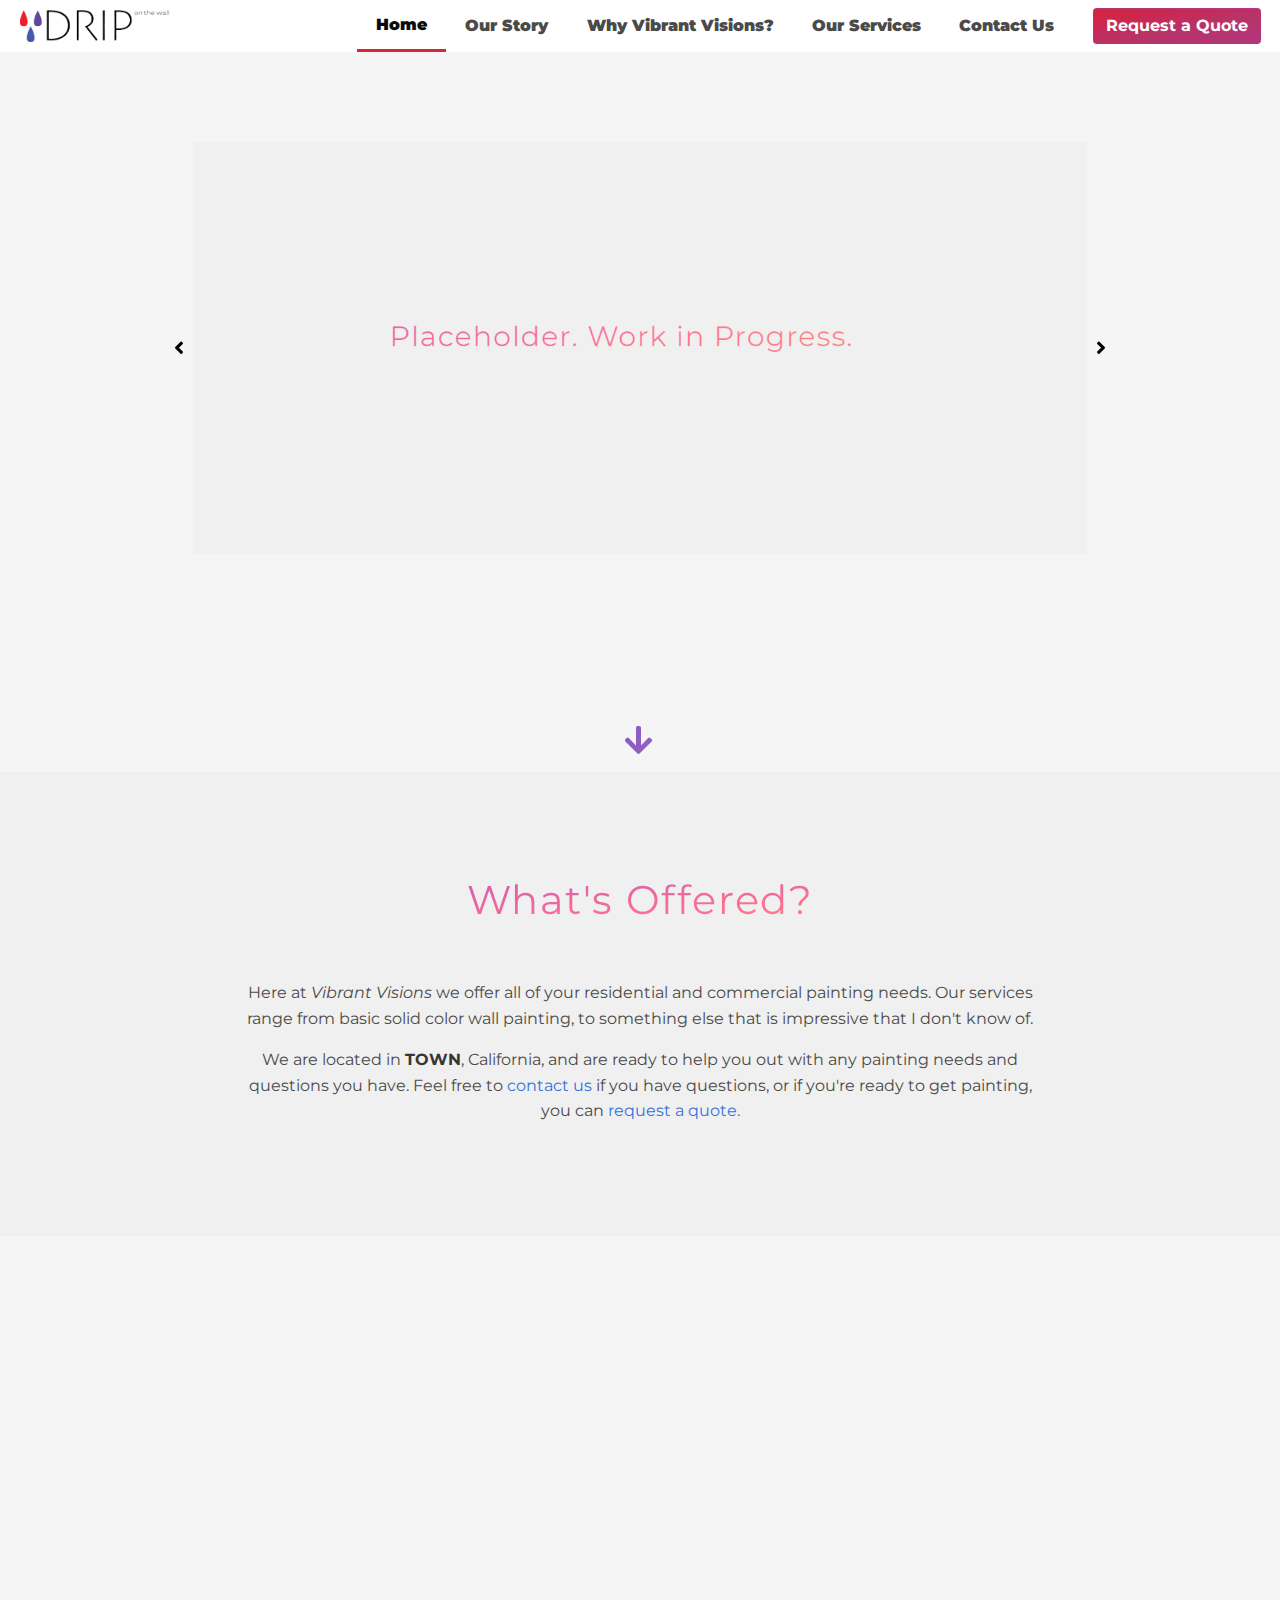
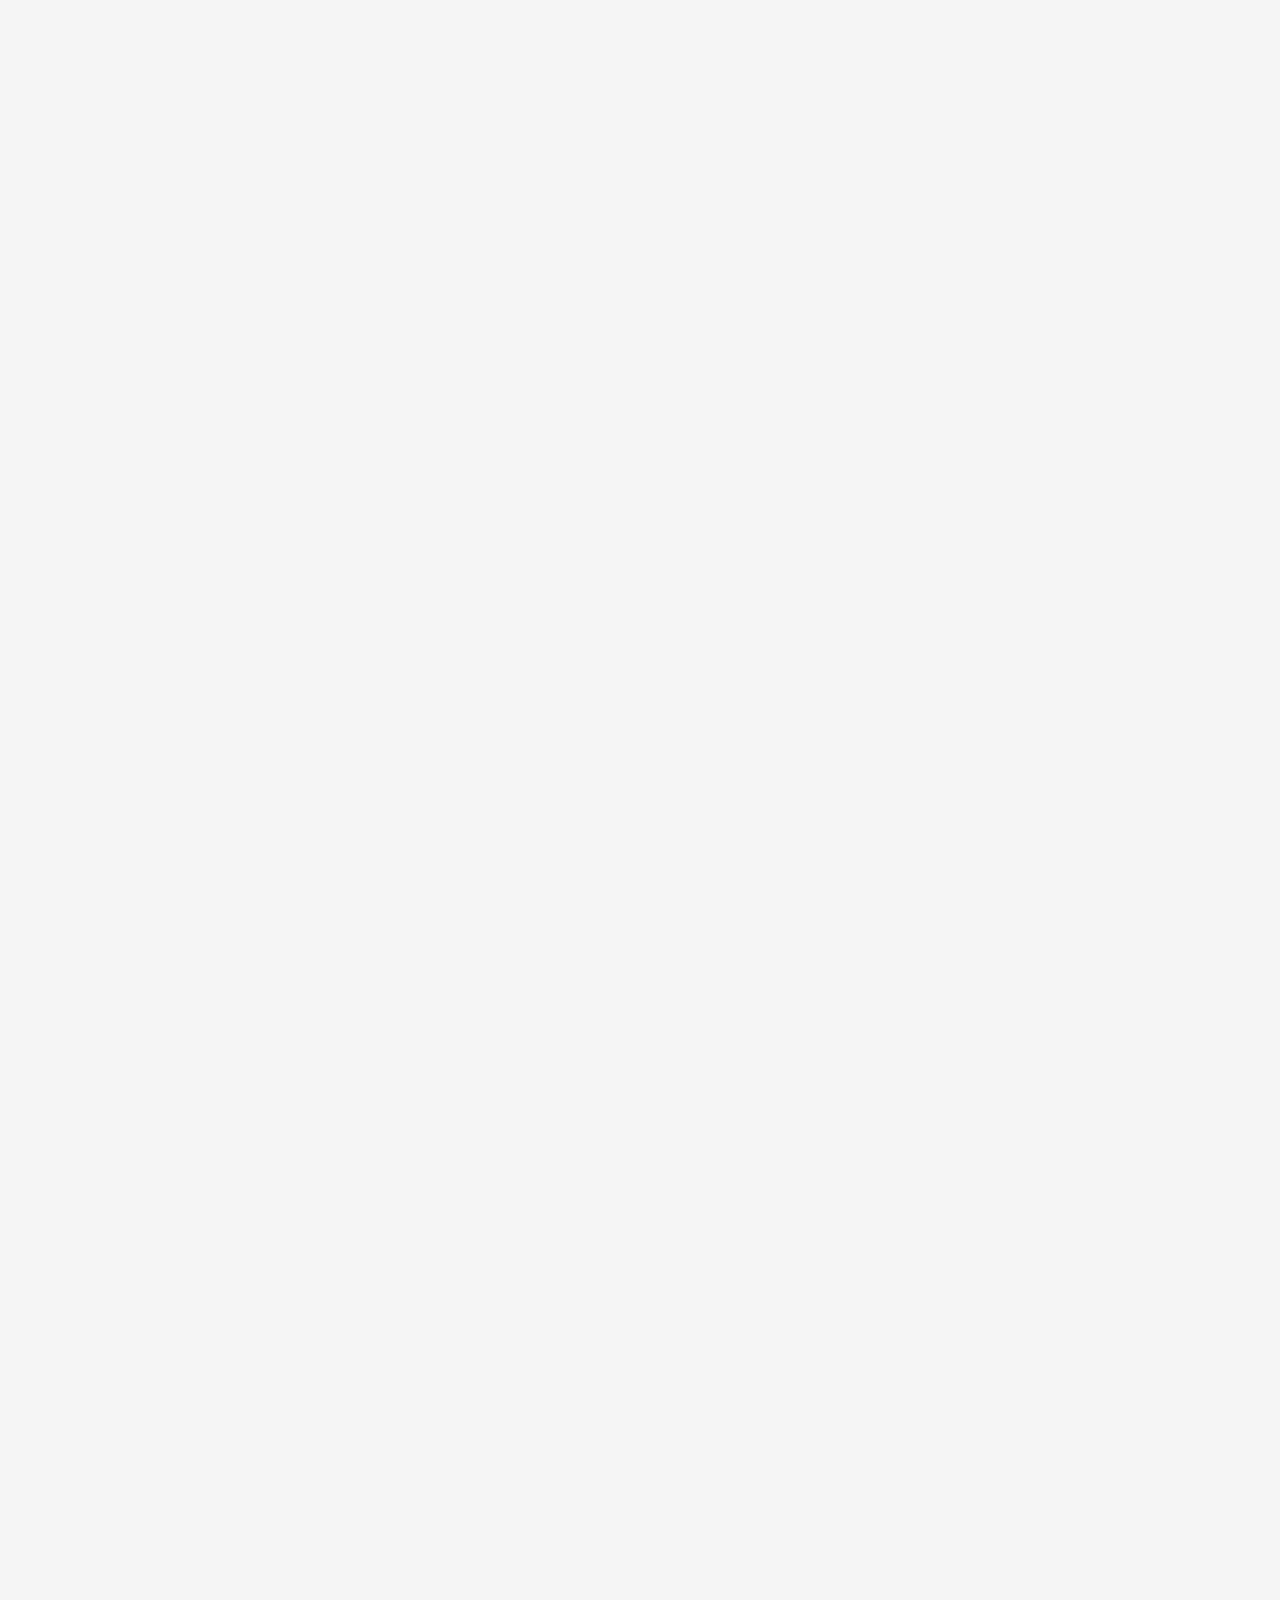
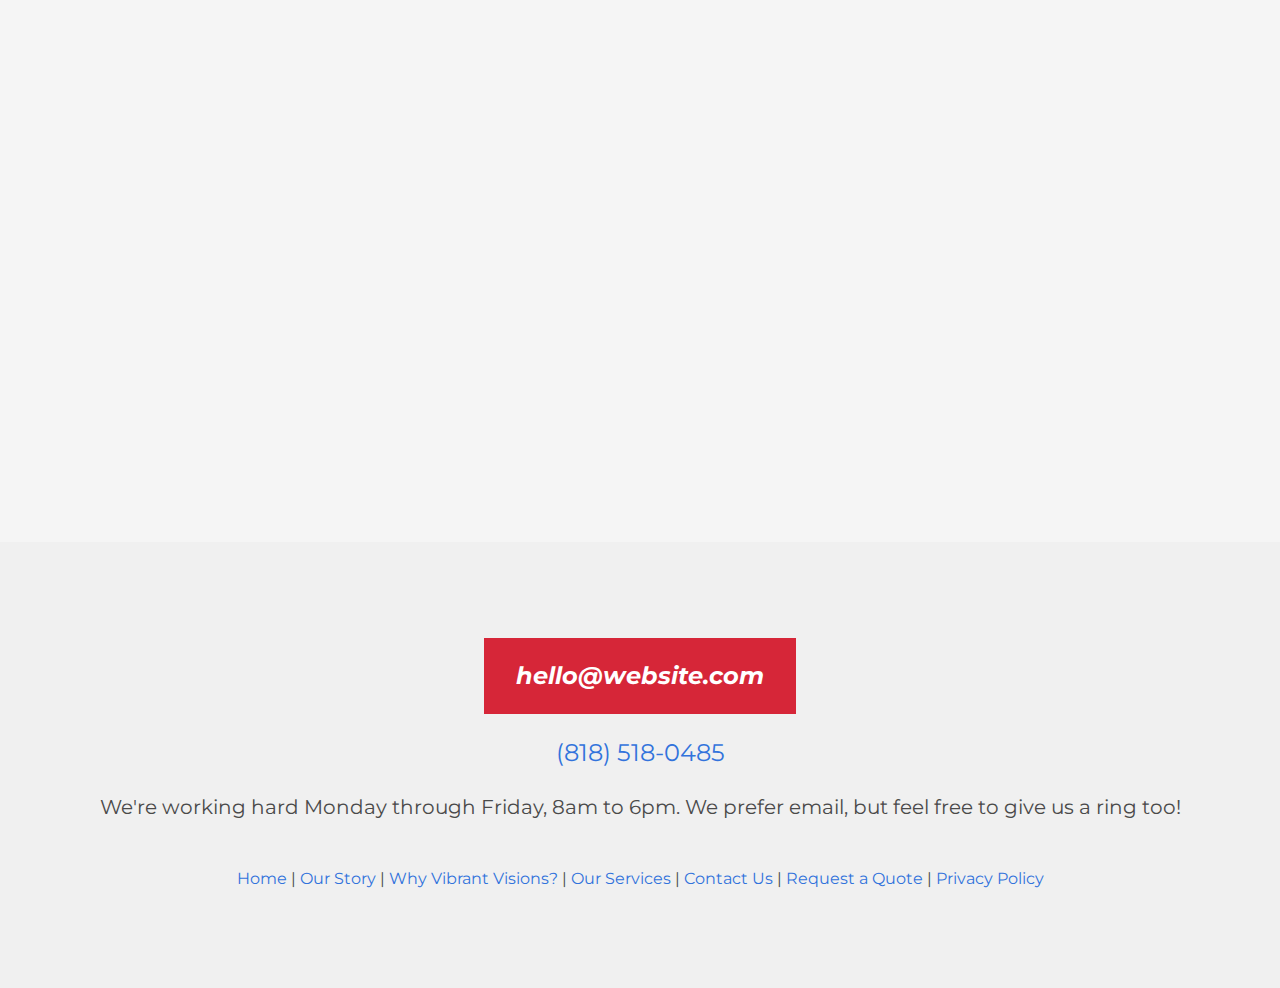
<file: index.html>
<!DOCTYPE html>
<html lang="en">

<head>
    <meta charset="UTF-8">
    <meta name="viewport" content="width=device-width,initial-scale=1">
    <title>Home | Vibrant Visions</title>
    <meta name="author" content="Vibrant Visions">
    <meta name="description" content="Vibrant Visions is the number 1 solution to all residential and commercial needs in the [LOCATION] area in California.">
    <meta name="keywords"
        content="Vibrant Visions, drop on the wall, Vibrant Visions painting, Vibrant Visions painters, california painters, painters near me, painters near woodland hills,  interior painting, interior design, color consultation, painting consultation, color design, exterior painting, high quality painters near me, best painters near me, ">
    <meta name="language" content="English">
    <!--<meta property="og:image" content="./images/thumbnail.png" />-->
    <meta property="og:title" content="Vibrant Visions | California's Best Painters" />
    <meta property="og:description" content="Vibrant Visions is the #1 solution to all residential and commercial needs in southern California." />

    <link href="https://fonts.googleapis.com/css?family=Montserrat|Permanent+Marker&display=swap" rel="stylesheet">

    <link rel="stylesheet" href="./css/bulma.min.css" type="text/css">
    <link rel="stylesheet" href="./css/style.css" type="text/css">
    <link rel="icon" href="./images/favicon.png">
    <link rel="stylesheet" href="https://use.fontawesome.com/releases/v5.8.1/css/all.css">
    <link rel="stylesheet" type="text/css" href="./css/slick.css"/>
    <script src="https://cdnjs.cloudflare.com/ajax/libs/jquery/3.4.1/jquery.min.js"></script>
    <!-- <link rel="stylesheet" type="text/css" href="https://cdn.jsdelivr.net/npm/cookieconsent@3/build/cookieconsent.min.css" /> -->
    <link href="https://unpkg.com/aos@2.3.1/dist/aos.css" rel="stylesheet">
    

    <style>

        .btnOutlinedGreen {
            background-color: transparent;
            color: white;
            border-color: white;
        }

        .btnOutlinedGreen:hover {
            color: #f5f5f5;
        }

        /* #heroBody {
            padding-top: 6rem;
            padding-bottom: 6rem;
        } */

        .myNewGrid {
            width: 100%;
            max-width: 1200px;
            margin: 40px auto;
            padding: 0 20px;
            box-sizing: border-box;
        }

        .gridColumns {
            display: grid;
            grid-template-columns: repeat(auto-fill, minmax(225px, 1fr));
            grid-gap: 30px;
            margin: 0 auto;
            justify-content: space-evenly;
        }

        ul {
            max-width: 980px;
            margin: 0 auto 30px auto;
        }

        /* SLICK */
        .slickParent {
            width: 100%;
            max-width: 1000px;
            margin: 0 auto;
            max-height: 95vh;
        }
        #heroBody img {
            max-width: 70%;
       }

       .is-medium {
            display: flex !important;
            flex-direction: row !important;
            justify-content: center !important;
            align-items: center !important;
       }

       .is-fullheight-with-navbar {
           margin-top: -8rem;
       }
    </style>

</head>

<body class="has-navbar-fixed-top">

    <!--  Navigation  -->
    <nav class="navbar is-fixed-top" role="navigation" aria-label="main navigation">
        <div class="navbar-brand">
            <img src="./images/dripOnTheWallLogo.png" alt="" class="navLogo">
            <a role="button" class="navbar-burger burger" aria-label="menu" aria-expanded="false"
                data-target="navbarBasicExample">
                <span aria-hidden="true"></span>
                <span aria-hidden="true"></span>
                <span aria-hidden="true"></span>
            </a>
        </div>

        <div id="navbarBasicExample" class="navbar-menu">
            <div class="navbar-start"></div>
            <div class="navbar-end">
                <a class="navbar-item navBtnHome is-active is-active-red" href="#">Home</a>
                <a class="navbar-item navBtnOurStory" href="./OurStory/">Our Story</a>
                <a class="navbar-item navBtnWhyDOTW" href="./WhyDripOnTheWall/">Why Vibrant Visions?</a>
                <a class="navbar-item navBtnOurServices" href="./OurServices/">Our Services</a>
                <a class="navbar-item navBtnContactUs" href="./ContactUs/">Contact Us</a>
                <div class="navbar-item">
                    <div class="buttons">
                        <a class="button requestAQuoteRed is-primary"
                            href="./RequestAQuote/"><strong>Request a Quote</strong></a>
                    </div>
                </div>
            </div>
        </div>
    </nav>

    <!-- <section class="hero is-medium" data-aos="fade-in" data-aos-duration="1400"> -->
        <section class="hero is-fullheight-with-navbar" data-aos="fade-in" data-aos-duration="1400">

            <div id="heroBody" class="hero-body slickParent">
                <img src="./images/placeholder.png" alt="">
                <img src="./images/placeholder.png" alt="">
                <img src="./images/placeholder.png" alt="">
                <img src="./images/placeholder.png" alt="">
            </div>
            <div class="flexCol">
                <i id="animatedTextArrow" class="fas fa-arrow-down arrowBounce has-text-centered animatedTextRed"></i>
            </div>
        </section>

    <!-- What Do We Offer? -->
    <section class="section tint blockPadding bgTest" data-aos="fade-in" data-aos-duration="1000">
        <div class="container">
            <h2 class="is-size-2 has-text-centered sectionHeader sectionHeaderRed">What's Offered?</h2>
            <div class="content flexCenter lineHeight mobilePadding has-text-centered AutoMargin">
                <p class="is-size-6">Here at <em>Vibrant Visions</em> we offer all of your residential and commercial
                    painting needs. Our services range from basic solid color wall painting, to something else that is
                    impressive that I don't know of.</p>
                <p class="is-size-6">We are located in <strong>TOWN</strong>, California, and are ready to help you out
                    with any painting needs and questions you have. Feel free to <a
                        href="./ContactUs/">contact us</a> if you have questions, or if you're ready to
                    get painting, you can <a href="./RequestAQuote/">request a quote.</a></p>
            </div>
        </div>
    </section>

    <!--  Areas of Service  -->
    <section class="section mrgBottom blockPadding" data-aos="fade-in" data-aos-duration="1000">
        <div class="container">

            <h2 class="is-size-2 has-text-centered sectionHeader sectionHeaderRed" style="padding: 0 20px;">Areas of Service</h2>

            <div class="gridColumnsParent">
                <ul class="gridColumns">
                    <li class="has-text-centered columnPadding">
                        <i class="fas fa-paint-roller faRed mrgTop"></i>
                        <h4 class="is-size-4 mrgTopBotSml">Interior Painting</h4>
                        <p>Looking to freshen up any of your interior walls?Well hell yeah bruther, I'm not really a
                            writer so let's just slap some new paint onto those walls! Wow they can hold so much paint.
                        </p>
                    </li>
                    <li class="has-text-centered columnPadding">
                        <i class="fas fa-palette faRed mrgTop"></i>
                        <h4 class="is-size-4 mrgTopBotSml">Color Consultation</h4>
                        <p>Oh boy let me tell you about our colors. You want fuschia red? We have it. You want some
                            other obscure color? Pfft, we have that too. Any colors you want we can provide.</p>
                    </li>
                    <li class="has-text-centered columnPadding">
                        <i class="fas fa-home faRed mrgTop"></i>
                        <h4 class="is-size-4 mrgTopBotSml">Exterior Painting</h4>
                        <p>Is interior painting too boring for you? Already satisfied with your interior walls? Which,
                            let's be honest, is pretty unlikely unless we did that job - then hell yeah let's paint the
                            exterior of your house too while we're at it!</p>
                    </li>
                </ul>
            </div>

        </div>
    </section>

    <!--  Located in...  -->
    <section class="section tint" data-aos="fade-in" data-aos-duration="1000">
        <div class="columns is-vcentered">
            <div class="column"></div>
            <div class="column is-4 box">
                <img src="./images/mapSquare.png" alt="">
            </div>
            <div class="column"></div>
            <h2 class="column is-4 is-size-2 has-text-centered">Working out of<br>Bakersfield, California</h2>
            <div class="column"></div>
        </div>
    </section>

    <!-- Your Satisfaction is our top priority -->
    <div class="customFlex" data-aos="fade-in" data-aos-duration="1000">
        <div class="customFlexP">
            <h5 class="is-size-3">Your satisfaction is our top priority</h5>
            <p class="is-size-6">Lorem ipsum dolor sit amet, consectetur adipisicing elit. Quia dolores voluptates
                quaerat perferendis magni modi possimus atque eligendi repellendus pariatur, praesentium sint veritatis
                est velit labore quas adipisci! Repellendus, laboriosam?</p>
            <p class="is-size-6">Lorem ipsum dolor sit amet, consectetur adipisicing elit. Tempora non ab totam!
                Deleniti perspiciatis quos esse veritatis incidunt, voluptate excepturi dolor error aperiam ipsam
                ducimus laudantium aliquid tenetur asperiores eaque.</p>
        </div>
        <div class="customFlexImg">
            <img src="./images/svg-celebration.svg" alt="">
        </div>
    </div>

    <!-- Check Out Our Work -->
    <section class="hero heroRed is-medium" data-aos="fade-in" data-aos-duration="1000">
        <div class="hero-body">
            <div class="columns is-vcentered">
                <div class="column">&nbsp;</div>
                <div class="column box is-5 has-text-centered">
                    <div class="parentGrid2x2 previewGridHeight">
                        <div class="div div1"></div>
                        <div class="div div2"></div>
                        <div class="div div3"></div>
                    </div>
                </div>
                <div class="column">&nbsp;</div>
                <div class="column is-one-third has-text-centered">
                    <h4 class="has-text-white is-size-2"><strong class="has-text-white is-size-2">CHECK OUT OUR
                            WORK</strong></h4>
                    <a href="./OurServices/"
                        class="btnOutlinedGreen button mrgTop has-text-weight-bold buttonInPage">Take a look</a>
                </div>
                <div class="column">&nbsp;</div>
            </div>
        </div>
    </section>

    <!--  Request a Quote  -->
    <section class="section blockPadding sectionMrgBot" data-aos="fade-in" data-aos-duration="1000">
        <div class="container flexCol">
            <h2 class="is-size-2 has-text-centered sectionHeader sectionHeaderRed"><strong class="sectionHeader sectionHeaderRed">Looking to get in
                    touch?</strong></h2>
            <a href="./ContactUs/"
                class="button requestAQuoteRed has-text-white has-text-weight-bold buttonInPage">Drop us a line</a>
        </div>
    </section>

    <!--  Footer  -->
    <footer class="footer tintGreen blockPadding tint">
        <div class="container flexCol">
            <p class="backgroundRedSolid has-text-white is-size-4 has-text-weight-bold"><em><a class="linkWhite"
                        href="#">hello@website.com</a></em></p>
            <p class="is-size-4 mrgTop"><a href="tel:1-818-518-0485">(818) 518-0485</a></p>
            <p class="is-size-5 has-text-centered mrgTop content">We're working hard Monday through Friday, 8am to 6pm.
                We prefer email, but feel free to give us a ring too!</p>
            <div class="flexRow paddingLeftRight mrgTop has-text-centered">
                <a href="#" class="is-size-6">Home </a><span>| </span>
                <a href="./OurStory/" class="is-size-6">Our Story </a><span>| </span>
                <a href="./WhyDripOnTheWall/" class="is-size-6">Why Vibrant Visions? </a><span>| </span>
                <a href="./OurServices/" class="is-size-6">Our Services </a><span>| </span>
                <a href="./ContactUs/" class="is-size-6">Contact Us </a><span>| </span>
                <a href="./RequestAQuote/" class="is-size-6">Request a Quote </a><span>| </span>
                <a href="./PrivacyPolicy/" class="is-size-6">Privacy Policy </a>
            </div>
        </div>
    </footer>

    <!--
    <script src="https://cdn.jsdelivr.net/npm/cookieconsent@3/build/cookieconsent.min.js" data-cfasync="false"></script>
    <script>
        window.cookieconsent.initialise({
            "palette": {
                "popup": {
                    "background": "rgba(252, 252, 252, 0.87)",
                    "text": "#838391"
                },
                "button": {
                    "background": "#4b81e8"
                }
            },
            "theme": "classic",
            "position": "bottom-left"
        });
    </script>
-->

    <script src="./js/scripts.js"></script>
    <script src="https://unpkg.com/aos@2.3.1/dist/aos.js"></script>
    <script>
        AOS.init({
            once: true,
        });
    </script>
    <script src="./js/slick.min.js"></script>   
</body>

</html>
</file>
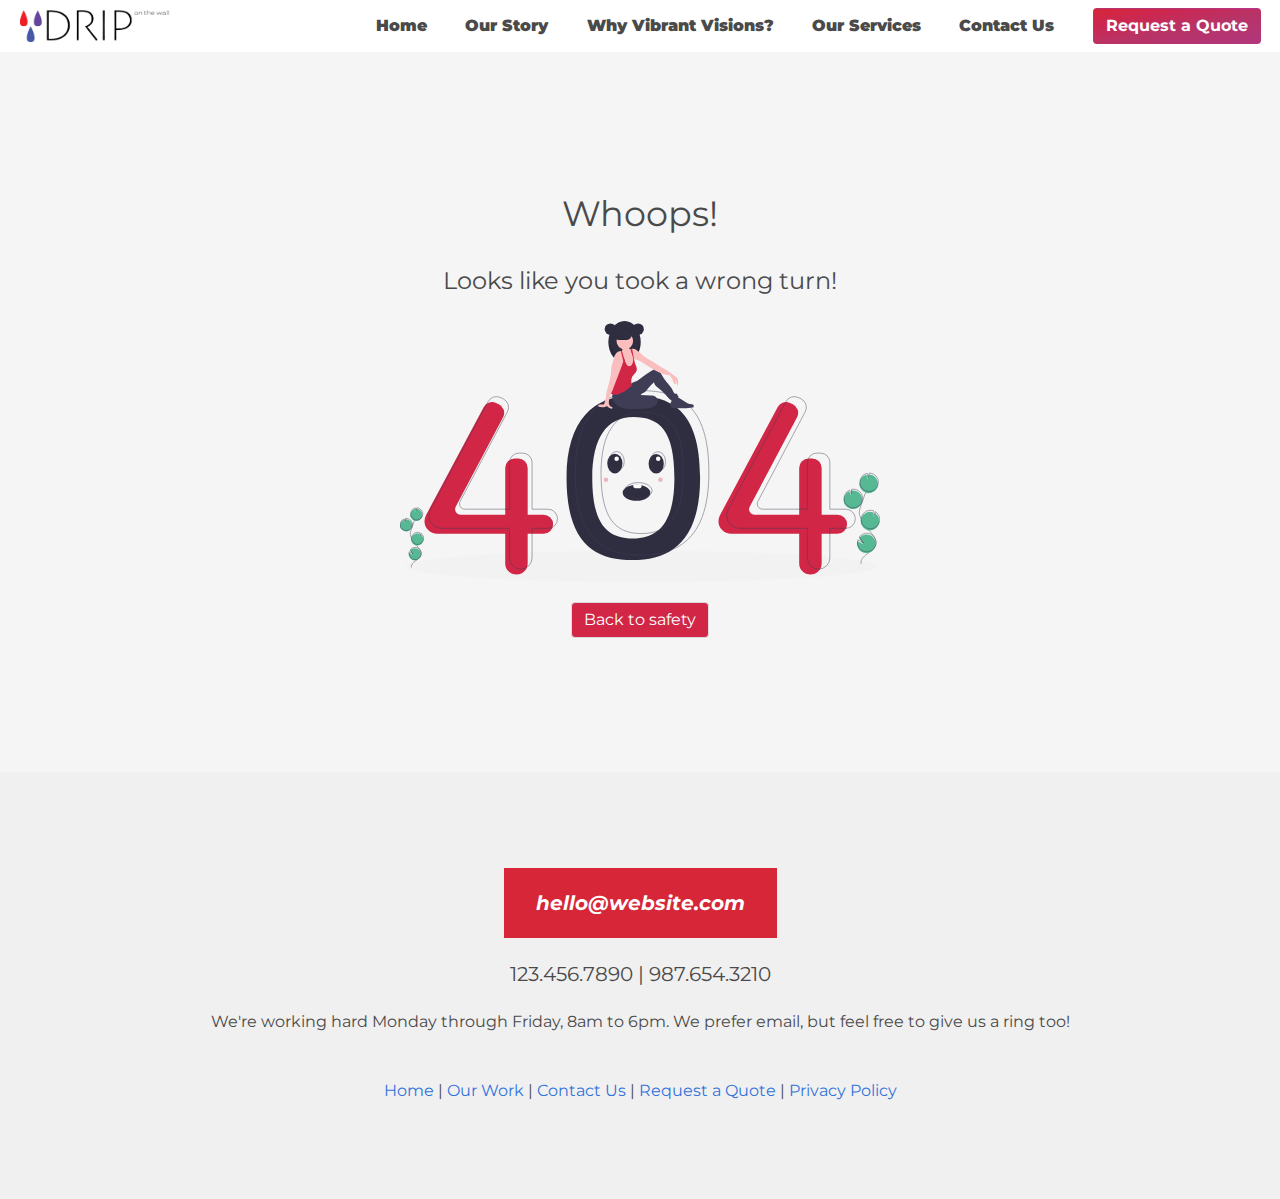
<file: 404/index.html>
<!DOCTYPE html>
<html lang="en">

<head>
    <meta charset="UTF-8">
    <meta name="viewport" content="width=device-width,initial-scale=1">
    <title>Home | Vibrant Visions</title>
    <meta name="author" content="Vibrant Visions">
    <meta name="description"
        content="Vibrant Visions is the number 1 solution to all residential and commercial needs in the [LOCATION] area in California.">
    <meta name="keywords"
        content="Vibrant Visions, drop on the wall, Vibrant Visions painting, Vibrant Visions painters, california painters, painters near me, painters near woodland hills,  interior painting, interior design, color consultation, painting consultation, color design, exterior painting, high quality painters near me, best painters near me, ">
    <meta name="language" content="English">
    <!--<meta property="og:image" content="./images/thumbnail.png" />-->
    <meta property="og:title" content="Vibrant Visions | California's Best Painters" />
    <meta property="og:description"
        content="Vibrant Visions is the #1 solution to all residential and commercial needs in southern California." />

    <link href="https://fonts.googleapis.com/css?family=Montserrat|Permanent+Marker&display=swap" rel="stylesheet">
    <link href="https://unpkg.com/aos@2.3.1/dist/aos.css" rel="stylesheet">
    <link rel="stylesheet" href="../css/bulma.min.css" type="text/css">
    <link rel="stylesheet" href="../css/style.css" type="text/css">
    <link rel="icon" href="./images/favicon.png">

    <script src="https://cdnjs.cloudflare.com/ajax/libs/jquery/3.4.1/jquery.min.js"></script>
    <!-- <script src="https://kit.fontawesome.com/5d4e65f2ee.js"></script> -->
    <!-- <link rel="stylesheet" type="text/css" href="https://cdn.jsdelivr.net/npm/cookieconsent@3/build/cookieconsent.min.css" /> -->
</head>

<body>
    <!--  Navigation  -->
    <nav class="navbar" role="navigation" aria-label="main navigation">
        <div class="navbar-brand">
            <img src="../images/dripOnTheWallLogo.png" alt="" class="navLogo">
            <a role="button" class="navbar-burger burger" aria-label="menu" aria-expanded="false"
                data-target="navbarBasicExample">
                <span aria-hidden="true"></span>
                <span aria-hidden="true"></span>
                <span aria-hidden="true"></span>
            </a>
        </div>

        <div id="navbarBasicExample" class="navbar-menu">
            <!--<div class="navbar-start"></div>-->
            <div class="navbar-end">
                <a class="navbar-item navBtnHome" href="../">Home</a>
                <a class="navbar-item navBtnOurStory" href="../OurStory/">Our Story</a>
                <a class="navbar-item navBtnWhyDOTW" href="../WhyDripOnTheWall/">Why Vibrant Visions?</a>
                <a class="navbar-item navBtnOurServices" href="../OurServices/">Our Services</a>
                <a class="navbar-item navBtnContactUs" href="../ContactUs/">Contact Us</a>
                <div class="navbar-item">
                    <div class="buttons">
                        <a class="button requestAQuoteRed is-primary"
                            href="../RequestAQuote/"><strong>Request a Quote</strong></a>
                    </div>
                </div>
            </div>
        </div>
    </nav>

    <!-- 404 Page -->
    <div class="page404 myHeader">
        <h2 class="myHeader-red">Whoops!</h2>
        <h3 class="myHeader-green">Looks like you took a wrong turn!</h3>
        <img src="../images/404.svg" class="">
        <a href="../" class="button button-404">Back to safety</a>
    </div>

    <!--  Footer  -->
    <footer class="footer tintGreen blockPadding tint">
        <div class="container flexCol">
            <p class="backgroundRedSolid has-text-white is-size-5 has-text-weight-bold"><em><a class="linkWhite"
                        href="#">hello@website.com</a></em></p>
            <p class="is-size-5 mrgTop">123.456.7890 | 987.654.3210</p>
            <p class="is-size-6 has-text-centered mrgTop content">We're working hard Monday through Friday, 8am to 6pm.
                We prefer email, but feel free to give us a ring too!</p>
            <div class="flexRow paddingLeftRight mrgTop has-text-centered is-size-6">
                <a href="../">Home </a><span>| </span>
                <a href="./OurWork/">Our Work </a><span>| </span>
                <a href="./ContactUs/"">Contact Us </a><span>| </span>
                <a href=" ./RequestAQuote/"">Request a Quote </a> <span>| </span>
                    <a href="./PrivacyPolicy/">Privacy Policy </a>
            </div>
        </div>
    </footer>

    <script src="../js/scripts.js"></script>
    <script src="https://unpkg.com/aos@2.3.1/dist/aos.js"></script>
    <script>
        AOS.init({
            once: true,
        });
    </script>

</body>

</html>
</file>
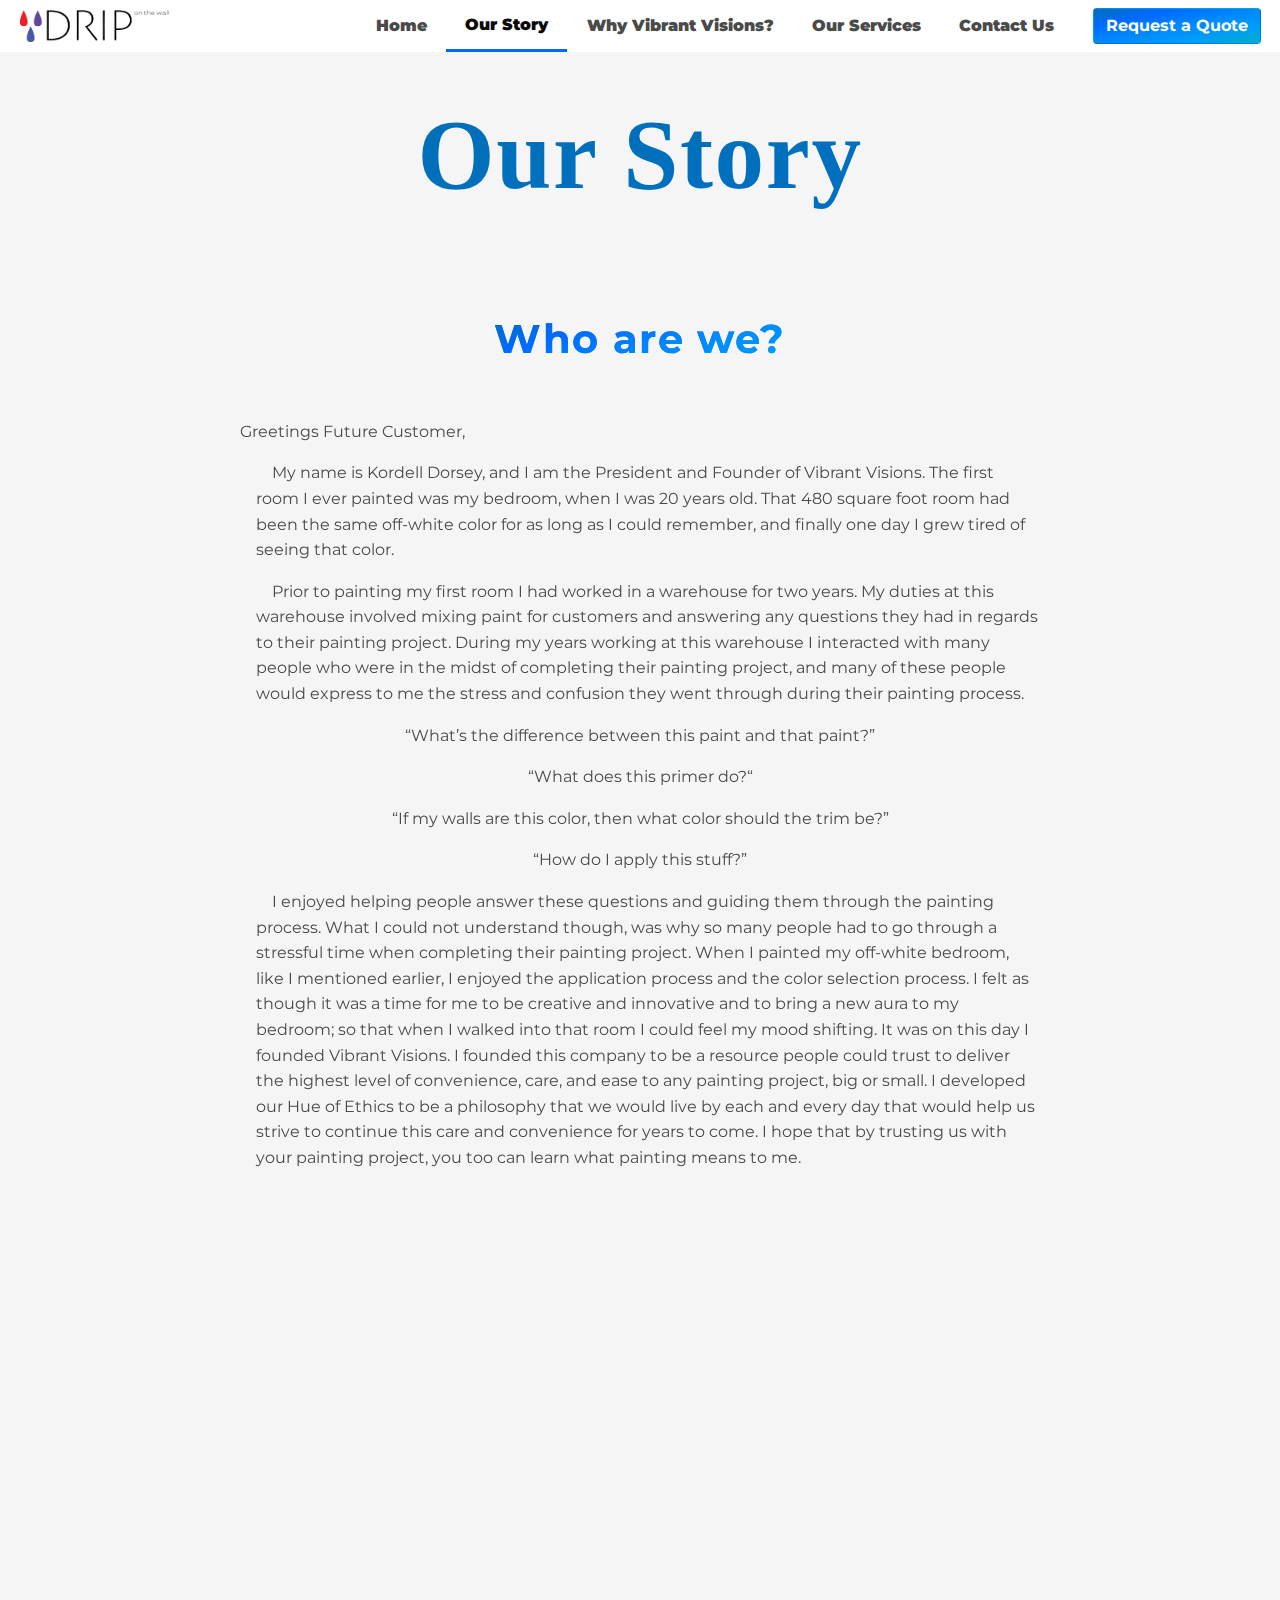
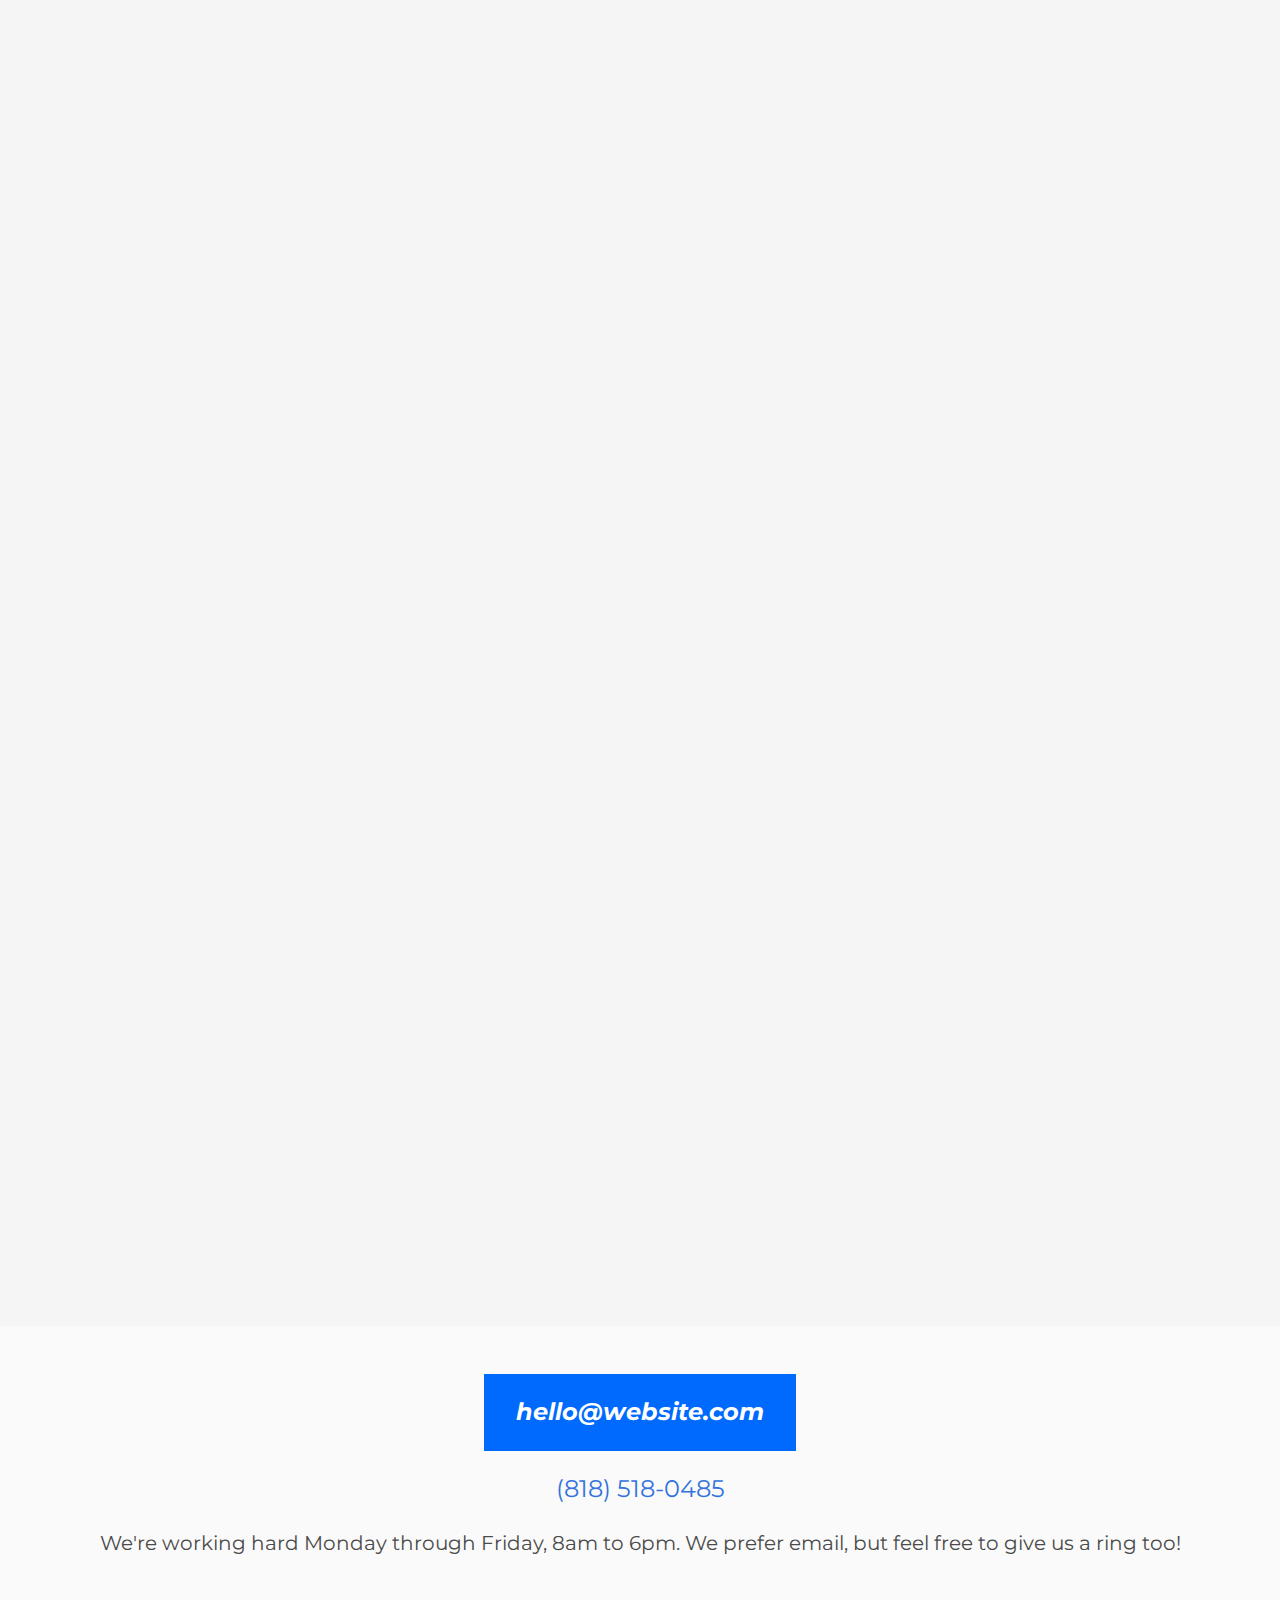
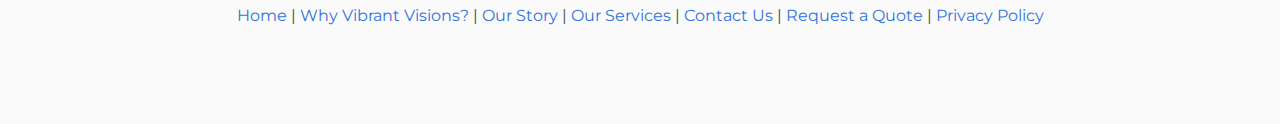
<file: OurStory/index.html>
<!DOCTYPE html>
<html lang="en">

<head>
    <meta charset="UTF-8">
    <meta name="viewport" content="width=device-width,initial-scale=1">
    <title>Our Story | Vibrant Visions</title>
    <meta name="author" content="name">
    <meta name="description" content="">
    <meta name="keywords" content="keywords,here">
    <link href="https://fonts.googleapis.com/css?family=Montserrat|Permanent+Marker&display=swap" rel="stylesheet">
    <link rel="stylesheet" href="../css/style.css" type="text/css">
    <link rel="stylesheet" href="../css/bulma.min.css" type="text/css">
    <link rel="icon" href="../images/favicon.png">
    <script src="https://code.jquery.com/jquery-3.4.1.min.js"
        integrity="sha256-CSXorXvZcTkaix6Yvo6HppcZGetbYMGWSFlBw8HfCJo=" crossorigin="anonymous"></script>
    <link href="https://unpkg.com/aos@2.3.1/dist/aos.css" rel="stylesheet">

    <style>
        .btnOutlinedBlue {
            background-color: transparent;
            color: white;
            border-color: white;
        }

        .btnOutlinedBlue:hover {
            color: #f5f5f5;
        }

        .content p:not(:last-child) {
            margin-bottom: .2rem;
        }

        .navbar-item {
            padding: 0 1.2rem;
        }

        .center-list {
            text-align: center;
            margin: 0 auto !important;
        }
        
        .center-list > * {
            text-align: center;
            margin-left: auto !important;
            margin-right: auto !important;
        }

    </style>

</head>

<body class="has-navbar-fixed-top">

    <!--  Navigation  -->

    <nav class="navbar is-fixed-top" role="navigation" aria-label="main navigation">
        <div class="navbar-brand">
            <img src="../images/dripOnTheWallLogo.png" alt="" class="navLogo">

            <a role="button" class="navbar-burger burger" aria-label="menu" aria-expanded="false"
                data-target="navbarBasicExample">
                <span aria-hidden="true"></span>
                <span aria-hidden="true"></span>
                <span aria-hidden="true"></span>
            </a>
        </div>

        <div id="navbarBasicExample" class="navbar-menu">
            <!--<div class="navbar-start"></div>-->
            <div class="navbar-start"></div>
            <div class="navbar-end">
                <a class="navbar-item navBtnHome" href="../">Home</a>
                <a class="navbar-item navBtnOurStory is-active is-active-blue" href="#">Our Story</a>
                <a class="navbar-item navBtnWhyDOTW" href="../WhyDripOnTheWall/">Why Vibrant Visions?</a>
                <a class="navbar-item navBtnOurServices" href="../OurServices/">Our Services</a>
                <a class="navbar-item navBtnContactUs" href="../ContactUs/">Contact Us</a>
                <div class="navbar-item">
                    <div class="buttons">
                        <a href="../RequestAQuote/" class="button requestAQuoteBlue is-primary"><strong>Request a
                                Quote</strong></a>
                    </div>
                </div>
            </div>
        </div>
    </nav>


    <!--  Our Story splash  -->
    <section class="hero is-small" data-aos="fade-in" data-aos-duration="1000">
        <div id="heroBody" class="hero-body">
            <div class="container">
                <h1 id="animatedTextBlue" class="has-text-centered animatedTextBlue">Our Story</h1>
            </div>
        </div>

    </section>


    <section class="section" data-aos="fade-in" data-aos-duration="1000">
        <div class="container">
            <h2 class="is-size-2 has-text-centered sectionHeader sectionHeaderBlue"><strong
                    class="sectionHeader sectionHeaderBlue">Who are
                    we?</strong></h2>
            <div class="content lineHeight flexCenter ">
                <div class="AutoMargin">
                    <p></p>
                    <p id="" class="is-size-6">Greetings Future Customer,</p>
                    <p class="is-size-6 AutoMargin TextIndent"> My name is Kordell Dorsey, and I am the President and Founder of
                        Vibrant Visions. The first room I ever painted was my bedroom, when I was 20 years old. That
                        480 square foot room had been the same off-white color for as long as I could remember, and
                        finally one day I grew tired of seeing that color.</p>
                    <p class="is-size-6 TextIndent">Prior to painting my first room I had worked in a warehouse for two years. My
                        duties at this warehouse involved mixing paint for customers and answering any questions they
                        had in regards to their painting project. During my years working at this warehouse I interacted
                        with many people who were in the midst of completing their painting project, and many of these
                        people would express to me the stress and confusion they went through during their painting
                        process.</p>
                    <p class="is-size-6 has-text-centered">“What’s the difference between this paint and that paint?”
                    </p>
                    <p class="is-size-6 has-text-centered">“What does this primer do?“</p>
                    <p class="is-size-6 has-text-centered">“If my walls are this color, then what color should the trim
                        be?”</p>
                    <p class="is-size-6 has-text-centered">“How do I apply this stuff?”</p>
                    <p class="is-size-6 TextIndent">I enjoyed helping people answer these questions and guiding them through the
                        painting process. What I could not understand though, was why so many people had to go through a
                        stressful time when completing their painting project. When I painted my off-white bedroom, like
                        I mentioned earlier, I enjoyed the application process and the color selection process. I felt
                        as though it was a time for me to be creative and innovative and to bring a new aura to my
                        bedroom; so that when I walked into that room I could feel my mood shifting. It was on this day
                        I founded Vibrant Visions. I founded this company to be a resource people could trust to
                        deliver the highest level of convenience, care, and ease to any painting project, big or small.
                        I developed our Hue of Ethics to be a philosophy that we would live by each and every day that
                        would help us strive to continue this care and convenience for years to come. I hope that by
                        trusting us with your painting project, you too can learn what painting means to me.</p>

                </div>
            </div>
        </div>
    </section>

    <section class="section tint blockPadding" data-aos="fade-in" data-aos-duration="1000">
        <!--  Container for team photos  -->
        <div class="container">
            <h2 class="is-size-2 has-text-centered sectionHeader sectionHeaderBlue"><strong
                    class="sectionHeader sectionHeaderBlue">Meet the
                    team</strong></h2>

            <div class="columns is-multiline is-vcentered is-centered">
                <div class="column">&nbsp;</div>
                <div class="column portrait is-3">
                    <div class="br br-1 columnWhite">
                        <img src="../images/portrait-test.png">
                        <h3 class="is-size-4">Dan O'Hara</h3>
                        <p class="is-size-5">Lead Painter</p>
                    </div>
                </div>
                <div class="column">&nbsp;</div>
                <div class="column portrait is-3">
                    <div class="br br-2 columnWhite">
                        <img src="../images/portrait-test.png">
                        <h3 class="is-size-4">Mads Madsen</h3>
                        <p class="is-size-5">Painter</p>
                    </div>
                </div>
                <div class="column">&nbsp;</div>
                <div class="column portrait is-3">
                    <div class="br br-3 columnWhite">
                        <img src="../images/portrait-test.png">
                        <h3 class="is-size-4">John Smith</h3>
                        <p class="is-size-5">Carpenter</p>
                    </div>
                </div>
                <div class="column">&nbsp;</div>
            </div>

        </div>
    </section>

    <!--  OUR PROMISE  -->
    <section class="section mrgBottom blockPadding" data-aos="fade-in" data-aos-duration="1000">
        <div class="container">
            <h2 class="is-size-2 has-text-centered sectionHeader sectionHeaderBlue"><strong
                    class="sectionHeader sectionHeaderBlue">Our promise to you</strong></h2>

            <div class="content has-text-centered center-list is-size-5point5">
                <!-- <div class="listFlex flexCenter is-size-5point5 center-list"> -->
                    <p>The <strong>quality</strong> of our work is unrivaled</p>
                    <p>We always strive to meet <strong>100%</strong> customer satisfaction</p>
                    <p>Another really <strong>impressive</strong> statistic</p>
                    <p>You better like our <strong>fantastic</strong> painting abilities</p>
                    <p>We use the <strong>highest quality</strong> paint brands such as Behr and other</p>
                    <p>Please hire us we're <strong>10/10</strong> I swear</p>
                <!-- </div> -->
            </div>

        </div>
    </section>

    <!--  Our Work Sample  -->
    <section class="hero heroBlue is-medium" data-aos="fade-in" data-aos-duration="1000">
        <div class="hero-body">

            <div class="columns is-vcentered">
                <div class="column">&nbsp;</div>
                <div class="column box is-one-third has-text-centered">
                    <img src="../images/palceholder.jpg" alt="">
                </div>
                <div class="column">&nbsp;</div>
                <div class="column is-one-third has-text-centered">
                    <h4 class="has-text-white is-size-2"><strong class="has-text-white is-size-2">CHECK OUT OUR
                            WORK</strong></h4>
                    <a href="../OurServices/"
                        class="btnOutlinedBlue button mrgTop has-text-weight-bold buttonInPage">Take a look</a>
                </div>
                <div class="column">&nbsp;</div>
            </div>

        </div>
    </section>

    <!--  Get a Quote  -->
    <section class="section blockPadding" data-aos="fade-in" data-aos-duration="1000">
        <div class="container flexCol">
            <h2 class="is-size-2 has-text-centered sectionHeader sectionHeaderBlue"><strong
                    class="sectionHeader sectionHeaderBlue">Looking to get
                    in touch?</strong></h2>
            <a href="../ContactUs/"
                class="button requestAQuoteBlue has-text-white has-text-weight-bold buttonInPage">Drop us a line</a>
        </div>
    </section>

    <!--  Footer  -->
    <footer class="footer tintBlue blockPadding tint">
        <div class="container flexCol">
            <p class="backgroundBlueSolid has-text-white is-size-4 has-text-weight-bold"><em><a class="linkWhite"
                        href="#">hello@website.com</a></em></p>
            <p class="is-size-4 mrgTop"><a href="tel:1-818-518-0485">(818) 518-0485</a></p>
            <p class="is-size-5 has-text-centered mrgTop content">We're working hard Monday through Friday, 8am to 6pm.
                We prefer email, but feel free to give us a ring too!</p>
            <div class="flexRow mrgTop has-text-centered paddingLeftRight">
                <a href="../" class="is-size-6">Home </a><span>| </span>
                <a href="../WhyDripOnTheWall/" class="is-size-6">Why Vibrant Visions? </a><span>| </span>
                <a href="../OurStory/" class="is-size-6">Our Story </a><span>| </span>
                <a href="../OurServices/" class="is-size-6">Our Services </a><span>| </span>
                <a href="../ContactUs/" class="is-size-6">Contact Us </a><span>| </span>
                <a href="../RequestAQuote/" class="is-size-6">Request a Quote </a><span>| </span>
                <a href="../PrivacyPolicy/" class="is-size-6">Privacy Policy </a>
            </div>
        </div>
    </footer>



    <script src="../js/scripts.js"></script>
    <script src="https://unpkg.com/aos@2.3.1/dist/aos.js"></script>
    <script>
        AOS.init({
            once: true,
        });
    </script>

</body>

</html>
</file>
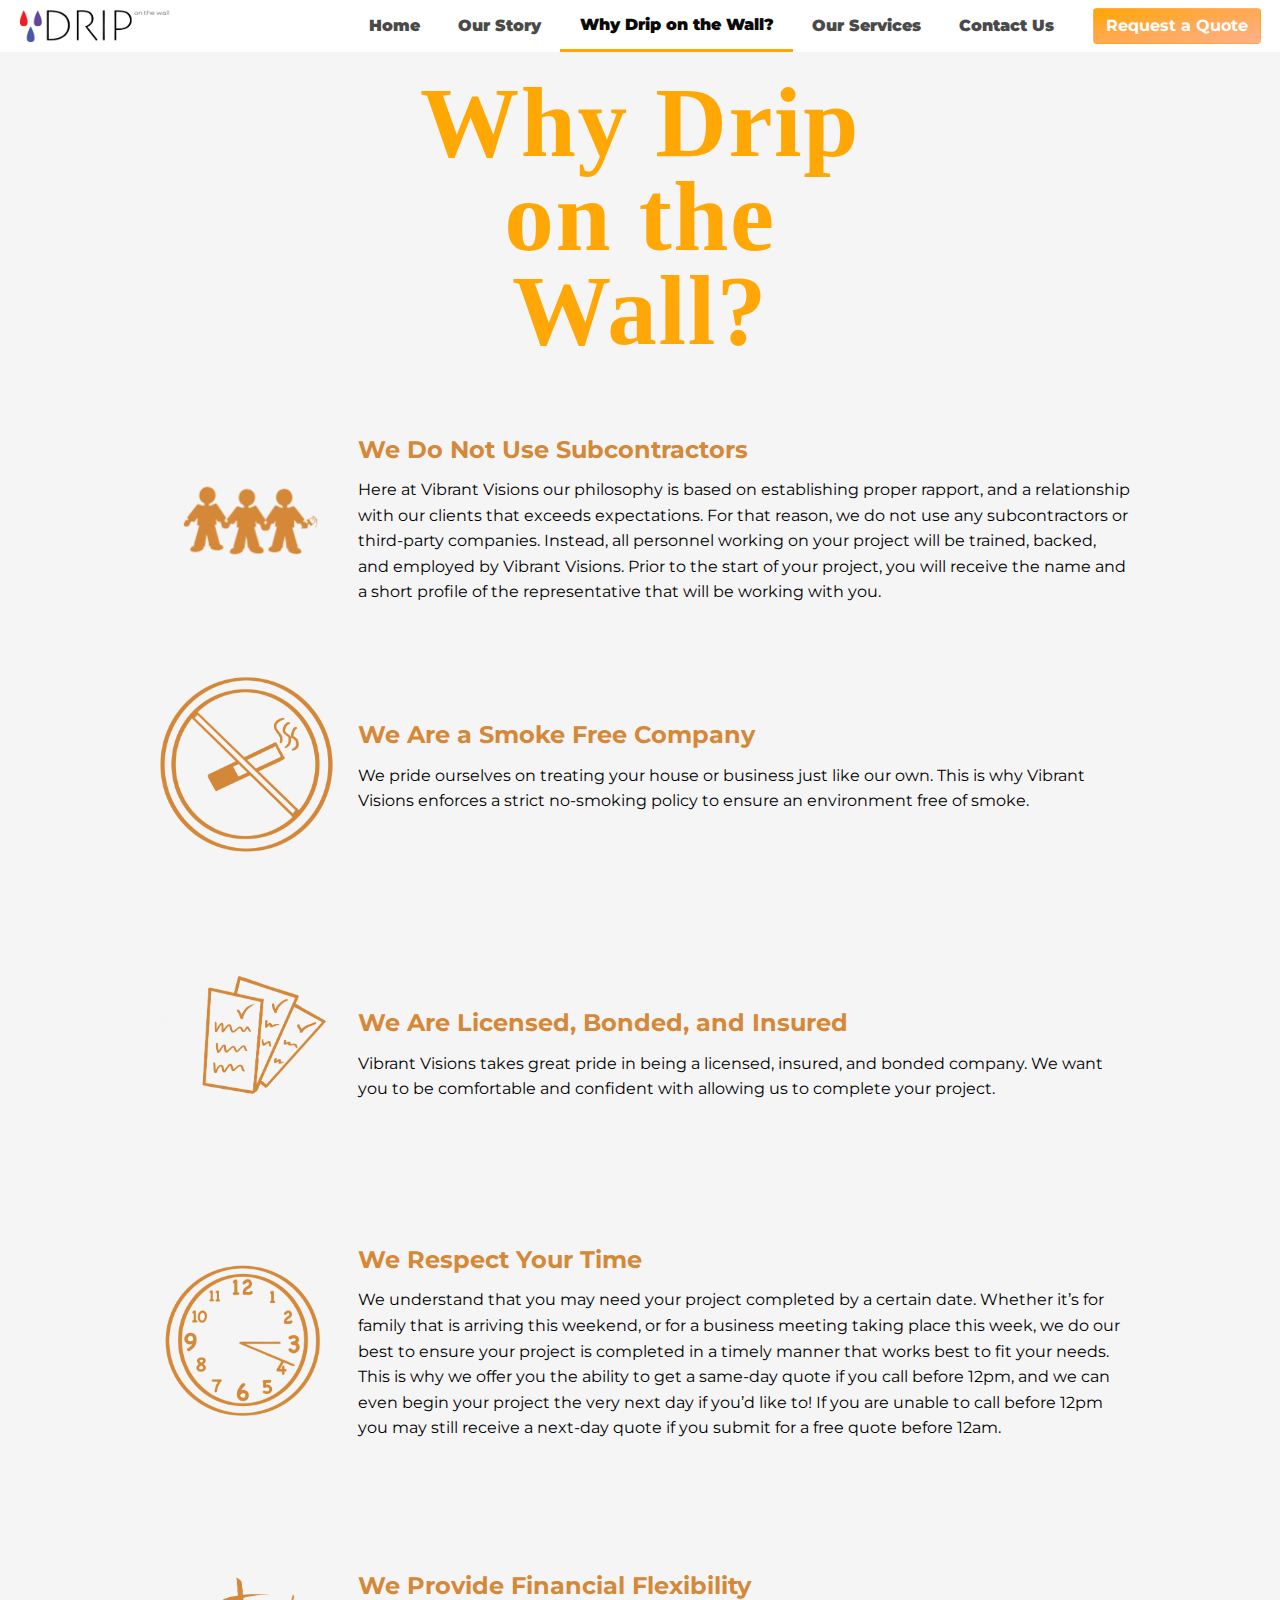
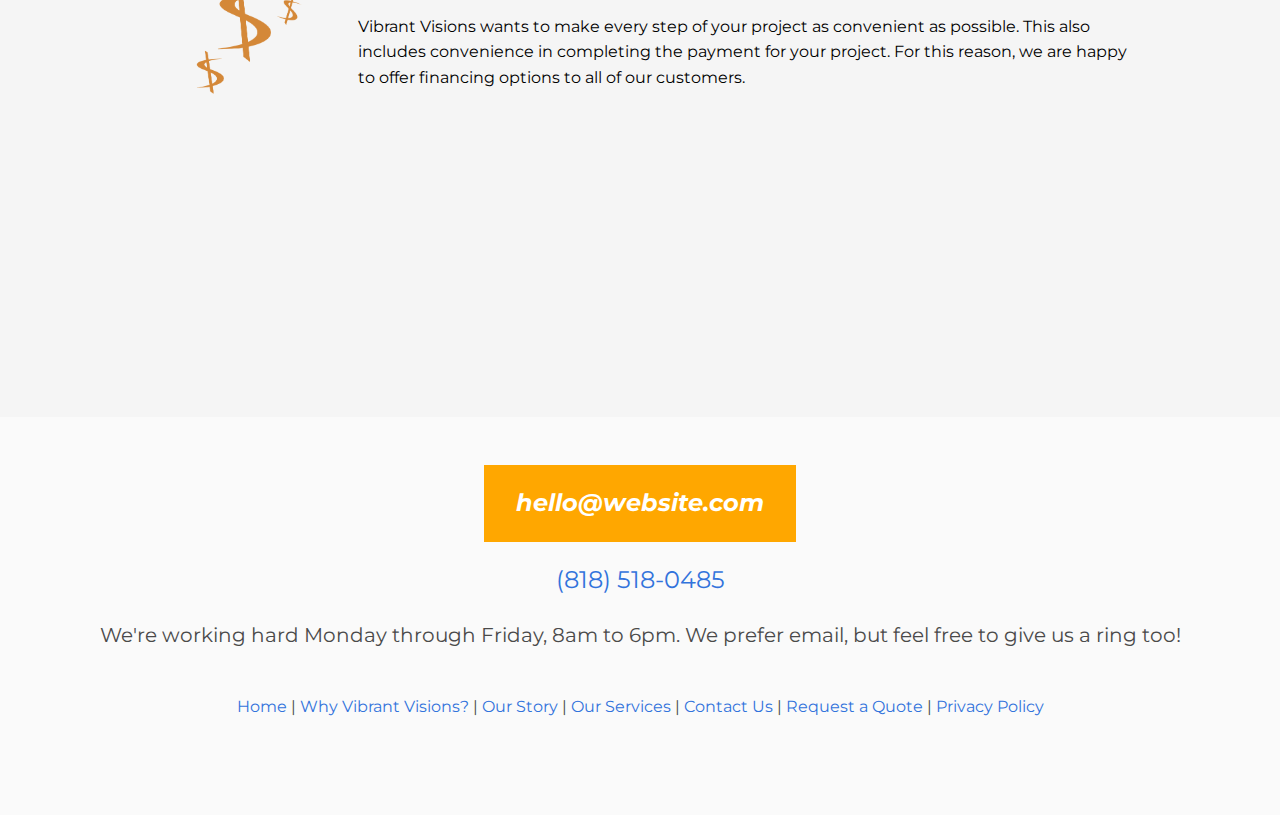
<file: WhyDripOnTheWall/index.html>
<!DOCTYPE html>
<html lang="en">

<head>
    <meta charset="UTF-8">
    <meta name="viewport" content="width=device-width,initial-scale=1">
    <title>Our Work | Vibrant Visions</title>
    <meta name="author" content="name">
    <meta name="description" content="">
    <meta name="keywords" content="keywords,here">
    <link href="https://fonts.googleapis.com/css?family=Montserrat|Permanent+Marker&display=swap" rel="stylesheet">
    <link rel="stylesheet" href="../css/style.css" type="text/css">
    <link rel="stylesheet" href="../css/bulma.min.css" type="text/css">
    <link rel="icon" href="../images/favicon.png">
    <script src="https://code.jquery.com/jquery-3.4.1.min.js"
        integrity="sha256-CSXorXvZcTkaix6Yvo6HppcZGetbYMGWSFlBw8HfCJo=" crossorigin="anonymous"></script>
    <link href="https://unpkg.com/aos@2.3.1/dist/aos.css" rel="stylesheet">

    <style>
        h6 {
            margin-bottom: .3rem;
        }

        .section {
            padding-top: 0px;
        }

        ul {
            max-width: 980px;
            margin: 0 auto 30px auto;
        }

        .navbar-item {
            padding: 0 1.2rem;
        }
    </style>

</head>

<body class="has-navbar-fixed-top">

    <!--  Navigation  -->

    <nav class="navbar is-fixed-top" role="navigation" aria-label="main navigation">
        <div class="navbar-brand">
            <img src="../images/dripOnTheWallLogo.png" alt="" class="navLogo">
            <a role="button" class="navbar-burger burger" aria-label="menu" aria-expanded="false"
                data-target="navbarBasicExample">
                <span aria-hidden="true"></span>
                <span aria-hidden="true"></span>
                <span aria-hidden="true"></span>
            </a>
        </div>

        <div id="navbarBasicExample" class="navbar-menu">
            <!--<div class="navbar-start"></div>-->
            <div class="navbar-start"></div>
            <div class="navbar-end">
                <a class="navbar-item navBtnHome" href="../">Home</a>
                <a class="navbar-item navBtnOurStory" href="../OurStory/">Our Story</a>
                <a href="../WhyDripOnTheWall/" class="navbar-item navBtnWhyDOTW is-active is-active-orange">Why Drip on
                    the Wall?</a>
                <a class="navbar-item navBtnOurServices" href="../OurServices/">Our Services</a>
                <a href="../ContactUs/" class="navbar-item navBtnContactUs">Contact Us</a>
                <div class="navbar-item">
                    <div class="buttons">
                        <a href="../RequestAQuote/" class="button requestAQuoteOrange is-primary"><strong>Request a
                                Quote</strong></a>
                    </div>
                </div>
            </div>
        </div>
    </nav>


    <!--  Our Story splash  -->
    <section class="hero is-small" data-aos="fade-in" data-aos-duration="1000">
        <div id="heroBody" class="hero-body">
            <div class="container">
                <h1 id="animatedTextOrange" class="has-text-centered animatedTextOrange">Why Drip<br>on the<br>Wall?
                </h1>
            </div>
        </div>
    </section>



    <!-- Main Content -->
    <section class="section">
        <div class="container">

            <div class="ImageObjectContainer">
                <ul>
                    <li>
                        <img src="../images/HoldingHands.PNG" alt="No subcontractors">
                        <div>
                            <h3 class="is-size-4 has-text-weight-bold">We Do Not Use Subcontractors</h3>
                            <p class="is-size-6">Here at Vibrant Visions our philosophy is based on establishing proper
                                rapport, and a
                                relationship with our clients that exceeds expectations. For that reason, we do not use
                                any
                                subcontractors or third-party companies. Instead, all personnel working on your project
                                will
                                be trained, backed, and employed by Vibrant Visions. Prior to the start of your
                                project,
                                you will receive the name and a short profile of the representative that will be working
                                with you.</p>
                        </div>
                    </li>
                    <li>
                        <img src="../images/NoSmoking.PNG" alt="No smoking">
                        <div>   
                            <h3 class="is-size-4 has-text-weight-bold">We Are a Smoke Free Company</h3>
                            <p class="is-size-6">We pride ourselves on treating your house or business just like our
                                own.
                                This is why Vibrant Visions enforces a strict no-smoking policy to ensure an
                                environment
                                free of smoke.</p>
                        </div>

                    </li>
                    <li>
                        <img src="../images/CheckedPapers.PNG" alt="Checked paper">
                        <div>
                            <h3 class="is-size-4 has-text-weight-bold">We Are Licensed, Bonded, and Insured</h3>
                            <p class="is-size-6">Vibrant Visions takes great pride in being a licensed, insured, and
                                bonded
                                company. We want you to be comfortable and confident with allowing us to complete your
                                project.
                            </p>
                        </div>
                    </li>
                    <li>
                        <img src="../images/Clock.PNG" alt="We Respect Your Time">
                        <div>
                            <h3 class="is-size-4 has-text-weight-bold">We Respect Your Time</h3>
                            <p class="is-size-6">We understand that you may need your project completed by a certain
                                date.
                                Whether it’s for family that is arriving this weekend, or for a business meeting taking
                                place this week, we do our best to ensure your project is completed in a timely manner
                                that
                                works best to fit your needs. This is why we offer you the ability to get a same-day
                                quote
                                if you call before 12pm, and we can even begin your project the very next day if you’d
                                like
                                to! If you are unable to call before 12pm you may still receive a next-day quote if you
                                submit for a free quote before 12am.
                            </p>
                        </div>
                    </li>
                    <li>
                        <img src="../images/DollarSigns.PNG" alt="We Provide Financial Flexibility">
                        <div>
                            <h3 class="is-size-4 has-text-weight-bold">We Provide Financial Flexibility</h3>
                            <p class="is-size-6">Vibrant Visions wants to make every step of your project as convenient
                                as
                                possible. This also includes convenience in completing the payment for your project. For
                                this reason, we are happy to offer financing options to all of our customers.
                            </p>
                        </div>
                    </li>
                </ul>
            </div>

        </div>
    </section>





    <!--  Get a Quote  -->
    <section class="section blockPadding " data-aos="fade-in" data-aos-duration="1000">
        <div class="container flexCol">
            <h2 class="is-size-2 has-text-centered sectionHeader sectionHeaderOrange">Looking to get in touch?</h2>
            <a href="../ContactUs/"
                class="button requestAQuoteOrange has-text-white has-text-weight-bold buttonInPage">Drop us a line</a>
        </div>
    </section>

    <!--  Footer  -->
    <footer class="footer tintGreen blockPadding tint">
        <div class="container flexCol">
            <p class="backgroundOrangeSolid has-text-white is-size-4 has-text-weight-bold"><em><a class="linkWhite"
                        href="#">hello@website.com</a></em></p>
            <p class="is-size-4 mrgTop"><a href="tel:1-818-518-0485">(818) 518-0485</a></p>
            <p class="is-size-5 has-text-centered mrgTop content">We're working hard Monday through Friday, 8am to 6pm.
                We prefer email, but feel free to give us a ring too!</p>
            <div class="flexRow mrgTop has-text-centered paddingLeftRight">
                <a href="../" class="is-size-6">Home </a><span>| </span>
                <a href="../WhyDripOnTheWall/" class="is-size-6">Why Vibrant Visions? </a><span>| </span>
                <a href="../OurStory/" class="is-size-6">Our Story </a><span>| </span>
                <a href="../OurServices/" class="is-size-6">Our Services </a><span>| </span>
                <a href="../ContactUs/" class="is-size-6">Contact Us </a><span>| </span>
                <a href="../RequestAQuote/" class="is-size-6">Request a Quote </a><span>| </span>
                <a href="../PrivacyPolicy/" class="is-size-6">Privacy Policy </a>
            </div>
        </div>
    </footer>



    <script src="../js/scripts.js"></script>
    <script src="https://unpkg.com/aos@2.3.1/dist/aos.js"></script>
    <script>
        AOS.init({
            once: true,
        });
    </script>

</body>

</html>
</file>
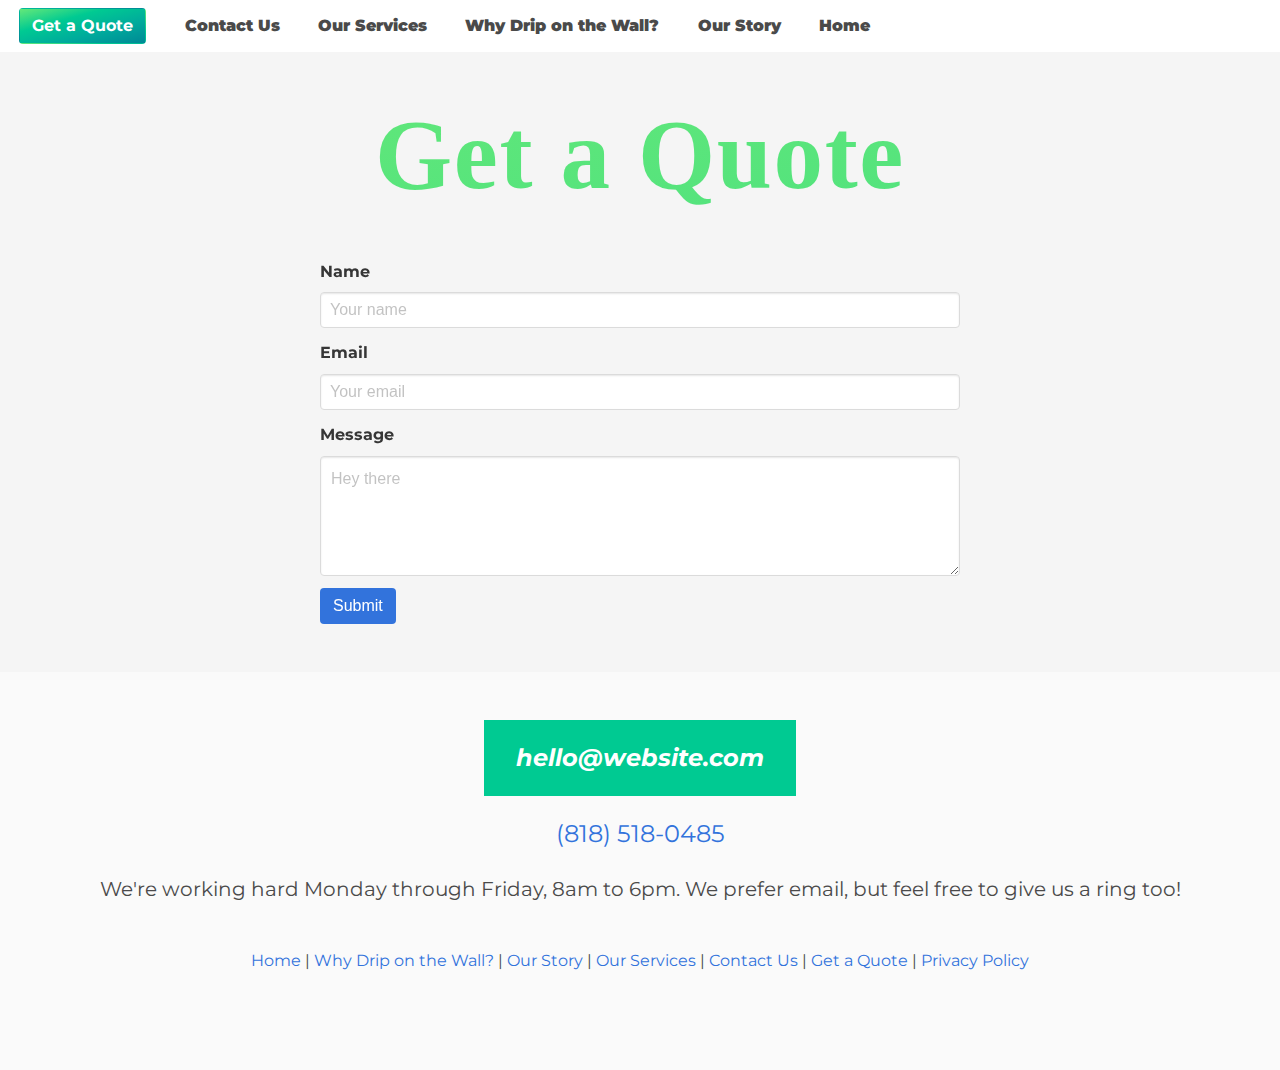
<file: GetAQuote/requestaquote.html>
<!DOCTYPE html>
<html lang="en">

<head>
    <meta charset="UTF-8">
    <meta name="viewport" content="width=device-width,initial-scale=1">
    <title>Get a Quote | Drip on the Wall</title>
    <meta name="author" content="Drip on the Wall">
    <meta name="description" content="Request a FREE quote for your next project!">
    <meta name="keywords"
        content="Drip on the Wall, painting, indoor painting, outdoor painting, professional painting, Get a Quote, free quote, california painters">
    <link href="https://fonts.googleapis.com/css?family=Montserrat|Permanent+Marker&display=swap" rel="stylesheet">
    <link rel="stylesheet" href="../css/style.css" type="text/css">
    <link rel="stylesheet" href="../css/bulma.min.css" type="text/css">
    <link rel="icon" href="../images/favicon.png">
    <script src="https://code.jquery.com/jquery-3.4.1.min.js"></script>
    <link href="https://unpkg.com/aos@2.3.1/dist/aos.css" rel="stylesheet">

    <style>
        .btnOutlinedGreen {
            background-color: transparent;
            color: white;
            border-color: white;
        }

        .btnOutlinedGreen:hover {
            color: #f5f5f5;
        }

        .navbar-item {
            padding: 0 1.2rem;
        }
    </style>

</head>

<body class="has-navbar-fixed-top">

    <!--  Navigation  -->

    <nav class="navbar is-fixed-top" role="navigation" aria-label="main navigation">
        <div class="navbar-brand">
            <a role="button" class="navbar-burger burger" aria-label="menu" aria-expanded="false"
                data-target="navbarBasicExample">
                <span aria-hidden="true"></span>
                <span aria-hidden="true"></span>
                <span aria-hidden="true"></span>
            </a>
        </div>

        <div id="navbarBasicExample" class="navbar-menu">
            <!--<div class="navbar-start"></div>-->
            <div class="navbar-start">
                <a href="../index.html" class="navbar-item" href="../index.html">Home</a>
                <a href="../OurStory/ourstory.html" class="navbar-item" href="#">Our Story</a>
                <a href="../WhyDripOnTheWall/whydriponthewall.html" class="navbar-item">Why Drip on the Wall?</a>
                <a class="navbar-item" href="../OurServices/ourservices.html">Our Services</a>
                <a href="../ContactUs/contactus.html" class="navbar-item">Contact Us</a>
                <div class="navbar-item">
                    <div class="buttons">
                        <a class="button requestAQuoteGreen is-primary"><strong>Get a Quote</strong></a>
                    </div>
                </div>
            </div>
        </div>
    </nav>


    <!--  Our Story splash  -->
    <section class="hero is-small" data-aos="fade-in" data-aos-duration="1000">
        <div id="heroBody" class="hero-body">
            <div class="container">
                <h1 id="animatedTextGreen" class=" has-text-centered animatedTextRed">Get a Quote</h1>
            </div>
        </div>
    </section>

    <!--    CONTACT FORM   -->
    <section id="contactMe" class="section" data-aos="fade-in" data-aos-duration="1000">
        <div class="container">
            <form class="form" action="https://formspree.io/#" method="POST" class="has-text-centered">
                <div class="field">
                    <label class="label" placeholder="Your name">Name</label>
                    <div class="control">
                        <input class="input inputMax" type="text" placeholder="Your name" required name="name">
                    </div>
                </div>

                <div class="field">
                    <label class="label">Email</label>
                    <div class="control">
                        <input name="email" class="input inputMax" type="email" required placeholder="Your email">
                    </div>
                </div>

                <div class="field">
                    <label class="label">Message</label>
                    <div class="control">
                        <textarea class="textarea" placeholder="Hey there" name="message" required></textarea>
                    </div>
                </div>

                <div class="field is-grouped">
                    <div class="control">
                        <button value="submit" type="submit" class="button is-link">Submit</button>
                    </div>
                </div>
            </form>
        </div>
    </section>

    <!--  Footer  -->
    <footer class="footer tintGreen blockPadding" data-aos="fade-in" data-aos-duration="1000">
        <div class="container flexCol">
            <p class="backgroundGreenSolid has-text-white is-size-4 has-text-weight-bold"><em><a class="linkWhite"
                        href="#">hello@website.com</a></em></p>
            <p class="is-size-4 mrgTop"><a href="tel:1-818-518-0485">(818) 518-0485</a></p>
            <p class="is-size-5 has-text-centered mrgTop content">We're working hard Monday through Friday, 8am to 6pm.
                We prefer email, but feel free to give us a ring too!</p>
            <div class="flexRow mrgTop has-text-centered paddingLeftRight">
                <a href="../index.html" class="is-size-6">Home </a><span>| </span>
                <a href="../WhyDripOnTheWall/whydriponthewall.html" class="is-size-6">Why Drip on the Wall? </a><span>|
                </span>
                <a href="../OurStory/ourstory.html" class="is-size-6">Our Story </a><span>| </span>
                <a href="../OurServices/ourservices.html" class="is-size-6">Our Services </a><span>| </span>
                <a href="../ContactUs/contactus.html" class="is-size-6">Contact Us </a><span>| </span>
                <a href="../GetAQuote/getaquote.html" class="is-size-6">Get a Quote </a><span>| </span>
                <a href="../PrivacyPolicy/privacypolicy.html" class="is-size-6">Privacy Policy </a>
            </div>
        </div>
    </footer>



    <script src="../js/scripts.js"></script>
    <script src="https://unpkg.com/aos@2.3.1/dist/aos.js"></script>
    <script>
        AOS.init({
            once: true,
        });
    </script>

</body>

</html>
</file>
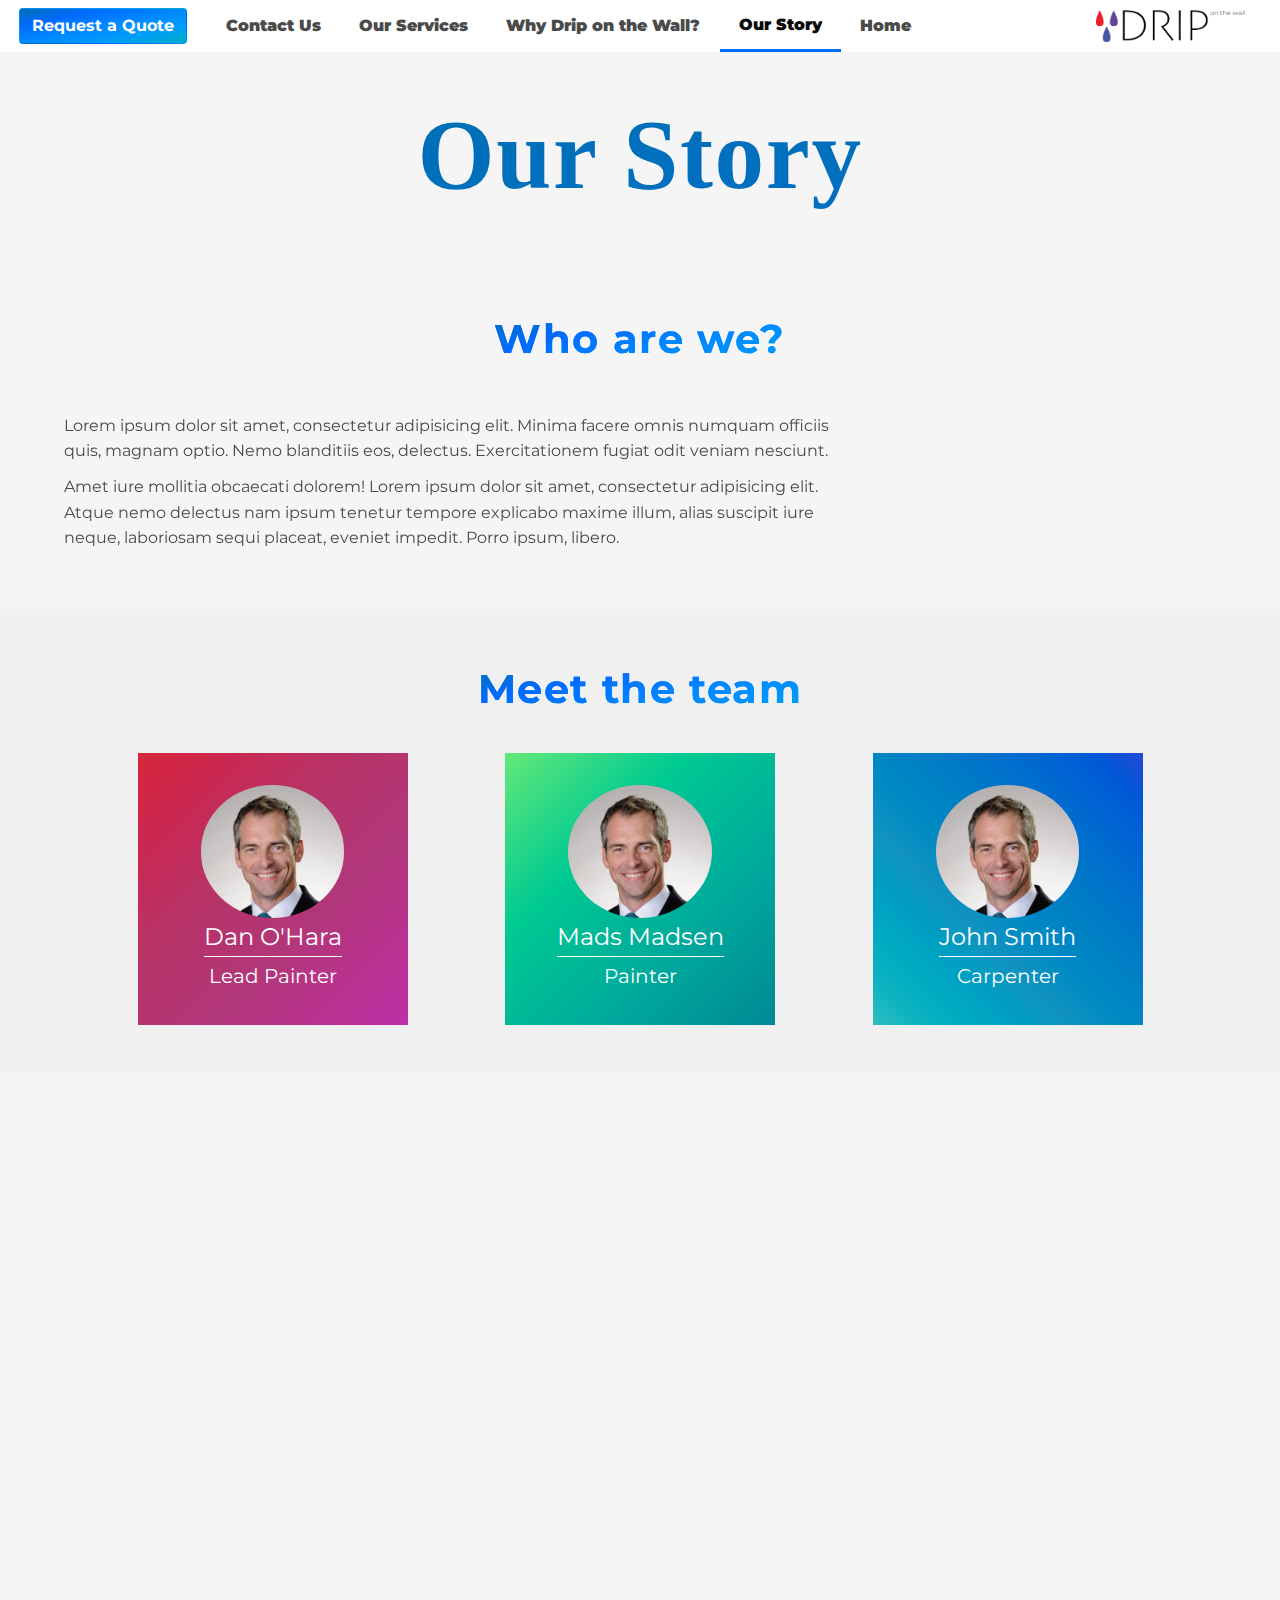
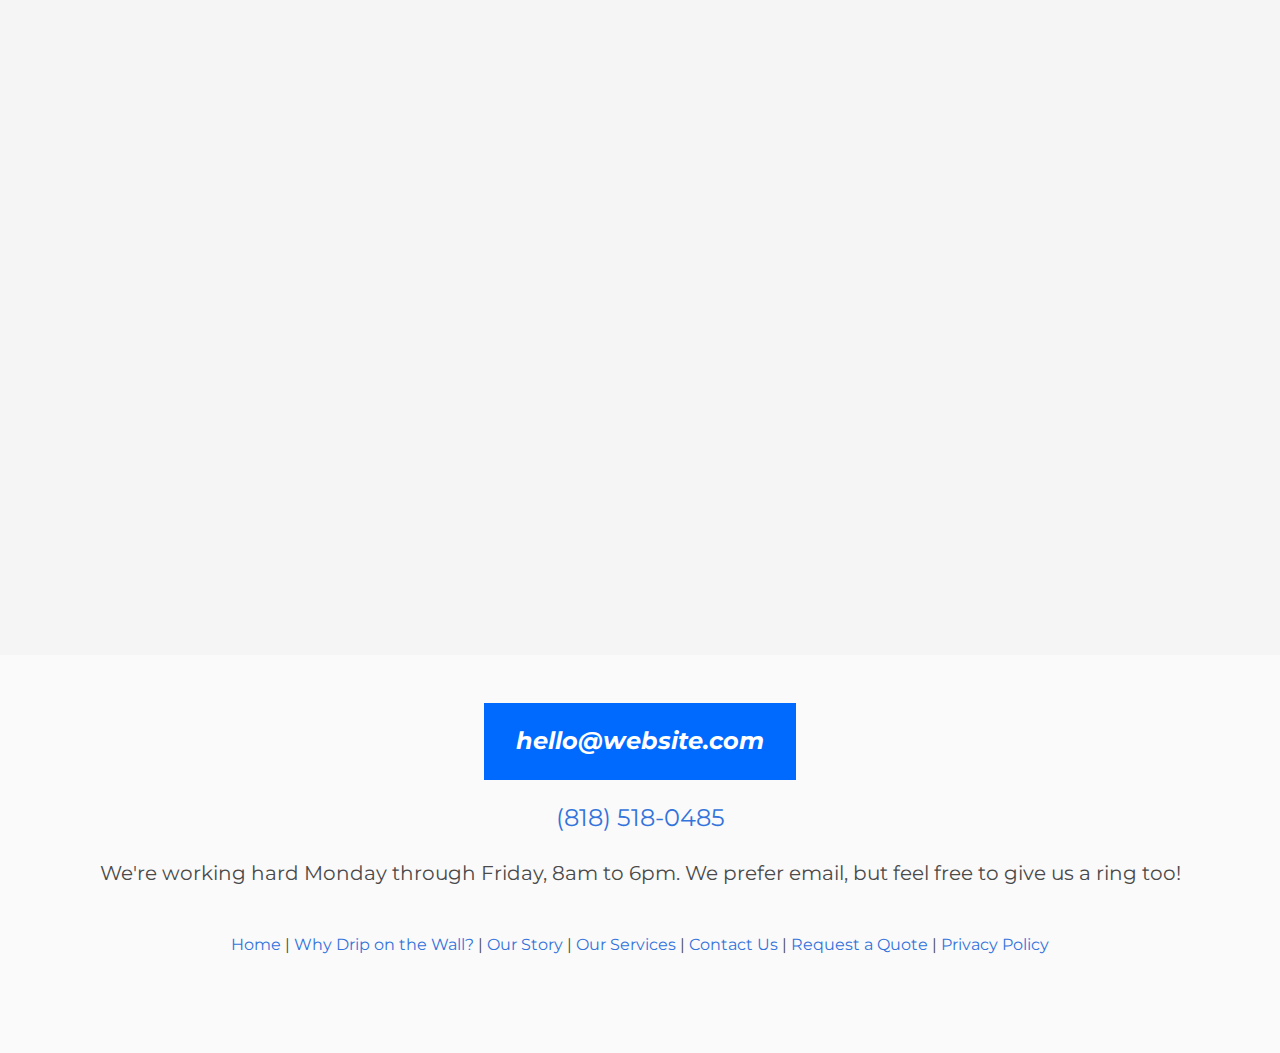
<file: OurStory/ourstory.html>
<!DOCTYPE html>
<html lang="en">

<head>
    <meta charset="UTF-8">
    <meta name="viewport" content="width=device-width,initial-scale=1">
    <title>Our Story | Drip on the Wall</title>
    <meta name="author" content="name">
    <meta name="description" content="">
    <meta name="keywords" content="keywords,here">
    <link href="https://fonts.googleapis.com/css?family=Montserrat|Permanent+Marker&display=swap" rel="stylesheet">
    <link rel="stylesheet" href="../css/style.css" type="text/css">
    <link rel="stylesheet" href="../css/bulma.min.css" type="text/css">
    <link rel="icon" href="../images/favicon.png">
    <script src="https://code.jquery.com/jquery-3.4.1.min.js"
        integrity="sha256-CSXorXvZcTkaix6Yvo6HppcZGetbYMGWSFlBw8HfCJo=" crossorigin="anonymous"></script>
    <link href="https://unpkg.com/aos@2.3.1/dist/aos.css" rel="stylesheet">

    <style>
        
        .btnOutlinedBlue {
            background-color: transparent;
            color: white;
            border-color: white;
        }

        .btnOutlinedBlue:hover {
            color: #f5f5f5;
        }

        .content p:not(:last-child) {
            margin-bottom: .2rem;
        }

        .navbar-item {
            padding: 0 1.2rem;
        }
        
    </style>

</head>

<body class="has-navbar-fixed-top">

    <!--  Navigation  -->

    <nav class="navbar is-fixed-top" role="navigation" aria-label="main navigation">
        <div class="navbar-brand">
            <a role="button" class="navbar-burger burger" aria-label="menu" aria-expanded="false"
                data-target="navbarBasicExample">
                <span aria-hidden="true"></span>
                <span aria-hidden="true"></span>
                <span aria-hidden="true"></span>
            </a>
        </div>

        <div id="navbarBasicExample" class="navbar-menu">
            <!--<div class="navbar-start"></div>-->
            <div class="navbar-start">
                <a class="navbar-item navBtnHome" href="../index.html">Home</a>
                <a class="navbar-item navBtnOurStory is-active is-active-blue" href="#">Our Story</a>
                <a class="navbar-item navBtnWhyDOTW" href="../WhyDripOnTheWall/whydriponthewall.html">Why Drip on the Wall?</a>
                <a class="navbar-item navBtnOurServices" href="../OurServices/ourservices.html">Our Services</a>
                <a class="navbar-item navBtnContactUs" href="../ContactUs/contactus.html">Contact Us</a>
                <div class="navbar-item">
                    <div class="buttons">
                        <a href="../RequestAQuote/requestaquote.html"
                            class="button requestAQuoteBlue is-primary"><strong>Request a Quote</strong></a>
                    </div>
                </div>
            </div>
            <div class="navbar-end">
                <img src="../images/dripOnTheWallLogo.png" alt="" class="navLogo">
            </div>
        </div>
    </nav>


    <!--  Our Story splash  -->
    <section class="hero is-small" data-aos="fade-in" data-aos-duration="1000">
        <div id="heroBody" class="hero-body">
            <div class="container">
                <h1 id="animatedTextBlue" class="has-text-centered animatedTextBlue">Our Story</h1>
            </div>
        </div>

    </section>


    <section class="section" data-aos="fade-in" data-aos-duration="1000">
        <div class="container">
            <h2 class="is-size-2 has-text-centered sectionHeader sectionHeaderBlue"><strong class="sectionHeader sectionHeaderBlue">Who are
                    we?</strong></h2>
            <div class="content lineHeight flexCenter">
                <p class="is-size-6">Lorem ipsum dolor sit amet, consectetur adipisicing elit. Minima facere omnis
                    numquam officiis quis, magnam optio. Nemo blanditiis eos, delectus. Exercitationem fugiat odit
                    veniam nesciunt.</p>
                <p class="is-size-6">Amet iure mollitia obcaecati dolorem! Lorem ipsum dolor sit amet, consectetur
                    adipisicing elit. Atque nemo delectus nam ipsum tenetur tempore explicabo maxime illum, alias
                    suscipit iure neque, laboriosam sequi placeat, eveniet impedit. Porro ipsum, libero.</p>
            </div>
        </div>
    </section>

    <section class="section tint blockPadding" data-aos="fade-in" data-aos-duration="1000">
        <!--  Container for team photos  -->
        <div class="container">
            <h2 class="is-size-2 has-text-centered sectionHeader sectionHeaderBlue"><strong class="sectionHeader sectionHeaderBlue">Meet the
                    team</strong></h2>

            <div class="columns is-multiline is-vcentered is-centered">
                <div class="column">&nbsp;</div>
                <div class="column portrait is-3">
                    <div class="br br-1 columnWhite">
                        <img src="../images/portrait-test.png">
                        <h3 class="is-size-4">Dan O'Hara</h3>
                        <p class="is-size-5">Lead Painter</p>
                    </div>
                </div>
                <div class="column">&nbsp;</div>
                <div class="column portrait is-3">
                    <div class="br br-2 columnWhite">
                        <img src="../images/portrait-test.png">
                        <h3 class="is-size-4">Mads Madsen</h3>
                        <p class="is-size-5">Painter</p>
                    </div>
                </div>
                <div class="column">&nbsp;</div>
                <div class="column portrait is-3">
                    <div class="br br-3 columnWhite">
                        <img src="../images/portrait-test.png">
                        <h3 class="is-size-4">John Smith</h3>
                        <p class="is-size-5">Carpenter</p>
                    </div>
                </div>
                <div class="column">&nbsp;</div>
            </div>

        </div>
    </section>

    <!--  OUR PROMISE  -->
    <section class="section mrgBottom blockPadding" data-aos="fade-in" data-aos-duration="1000">
        <div class="container">
            <h2 class="is-size-2 has-text-centered sectionHeader sectionHeaderBlue"><strong class="sectionHeader sectionHeaderBlue">Our promise to you</strong></h2>

            <div class="content has-text-centered">
                <div class="listFlex flexCenter is-size-5point5">
                    <p>The <strong>quality</strong> of our work is unrivaled</p>
                    <p>We always strive to meet <strong>100%</strong> customer satisfaction</p>
                    <p>Another really <strong>impressive</strong> statistic</p>
                    <p>You better like our <strong>fantastic</strong> painting abilities</p>
                    <p>We use the <strong>highest quality</strong> paint brands such as Behr and other</p>
                    <p>Please hire us we're <strong>10/10</strong> I swear</p>
                </div>
            </div>

        </div>
    </section>

    <!--  Our Work Sample  -->
    <section class="hero heroBlue is-medium" data-aos="fade-in" data-aos-duration="1000">
        <div class="hero-body">

            <div class="columns is-vcentered">
                <div class="column">&nbsp;</div>
                <div class="column box is-one-third has-text-centered">
                    <img src="../images/palceholder.jpg" alt="">
                </div>
                <div class="column">&nbsp;</div>
                <div class="column is-one-third has-text-centered">
                    <h4 class="has-text-white is-size-2"><strong class="has-text-white is-size-2">CHECK OUT OUR
                            WORK</strong></h4>
                    <a href="../OurServices/ourservices.html"
                        class="btnOutlinedBlue button mrgTop has-text-weight-bold buttonInPage">Take a look</a>
                </div>
                <div class="column">&nbsp;</div>
            </div>

        </div>
    </section>

    <!--  Get a Quote  -->
    <section class="section blockPadding" data-aos="fade-in" data-aos-duration="1000">
        <div class="container flexCol">
            <h2 class="is-size-2 has-text-centered sectionHeader sectionHeaderBlue"><strong class="sectionHeader sectionHeaderBlue">Looking to get
                    in touch?</strong></h2>
            <a href="../ContactUs/contactus.html"
                class="button requestAQuoteBlue has-text-white has-text-weight-bold buttonInPage">Drop us a line</a>
        </div>
    </section>

    <!--  Footer  -->
    <footer class="footer tintBlue blockPadding tint">
        <div class="container flexCol">
            <p class="backgroundBlueSolid has-text-white is-size-4 has-text-weight-bold"><em><a class="linkWhite"
                        href="#">hello@website.com</a></em></p>
            <p class="is-size-4 mrgTop"><a href="tel:1-818-518-0485">(818) 518-0485</a></p>
            <p class="is-size-5 has-text-centered mrgTop content">We're working hard Monday through Friday, 8am to 6pm.
                We prefer email, but feel free to give us a ring too!</p>
            <div class="flexRow mrgTop has-text-centered paddingLeftRight">
                <a href="../index.html" class="is-size-6">Home </a><span>| </span>
                <a href="../WhyDripOnTheWall/whydriponthewall.html" class="is-size-6">Why Drip on the Wall? </a><span>| </span>
                <a href="../OurStory/ourstory.html" class="is-size-6">Our Story </a><span>| </span>
                <a href="../OurServices/ourservices.html" class="is-size-6">Our Services </a><span>| </span>
                <a href="../ContactUs/contactus.html" class="is-size-6">Contact Us </a><span>| </span>
                <a href="../RequestAQuote/requestaquote.html" class="is-size-6">Request a Quote </a><span>| </span>
                <a href="../PrivacyPolicy/privacypolicy.html" class="is-size-6">Privacy Policy </a>
            </div>
        </div>
    </footer>



    <script src="../js/scripts.js"></script>
    <script src="https://unpkg.com/aos@2.3.1/dist/aos.js"></script>
    <script>
        AOS.init({
            once: true,
        });
    </script>

</body>

</html>
</file>
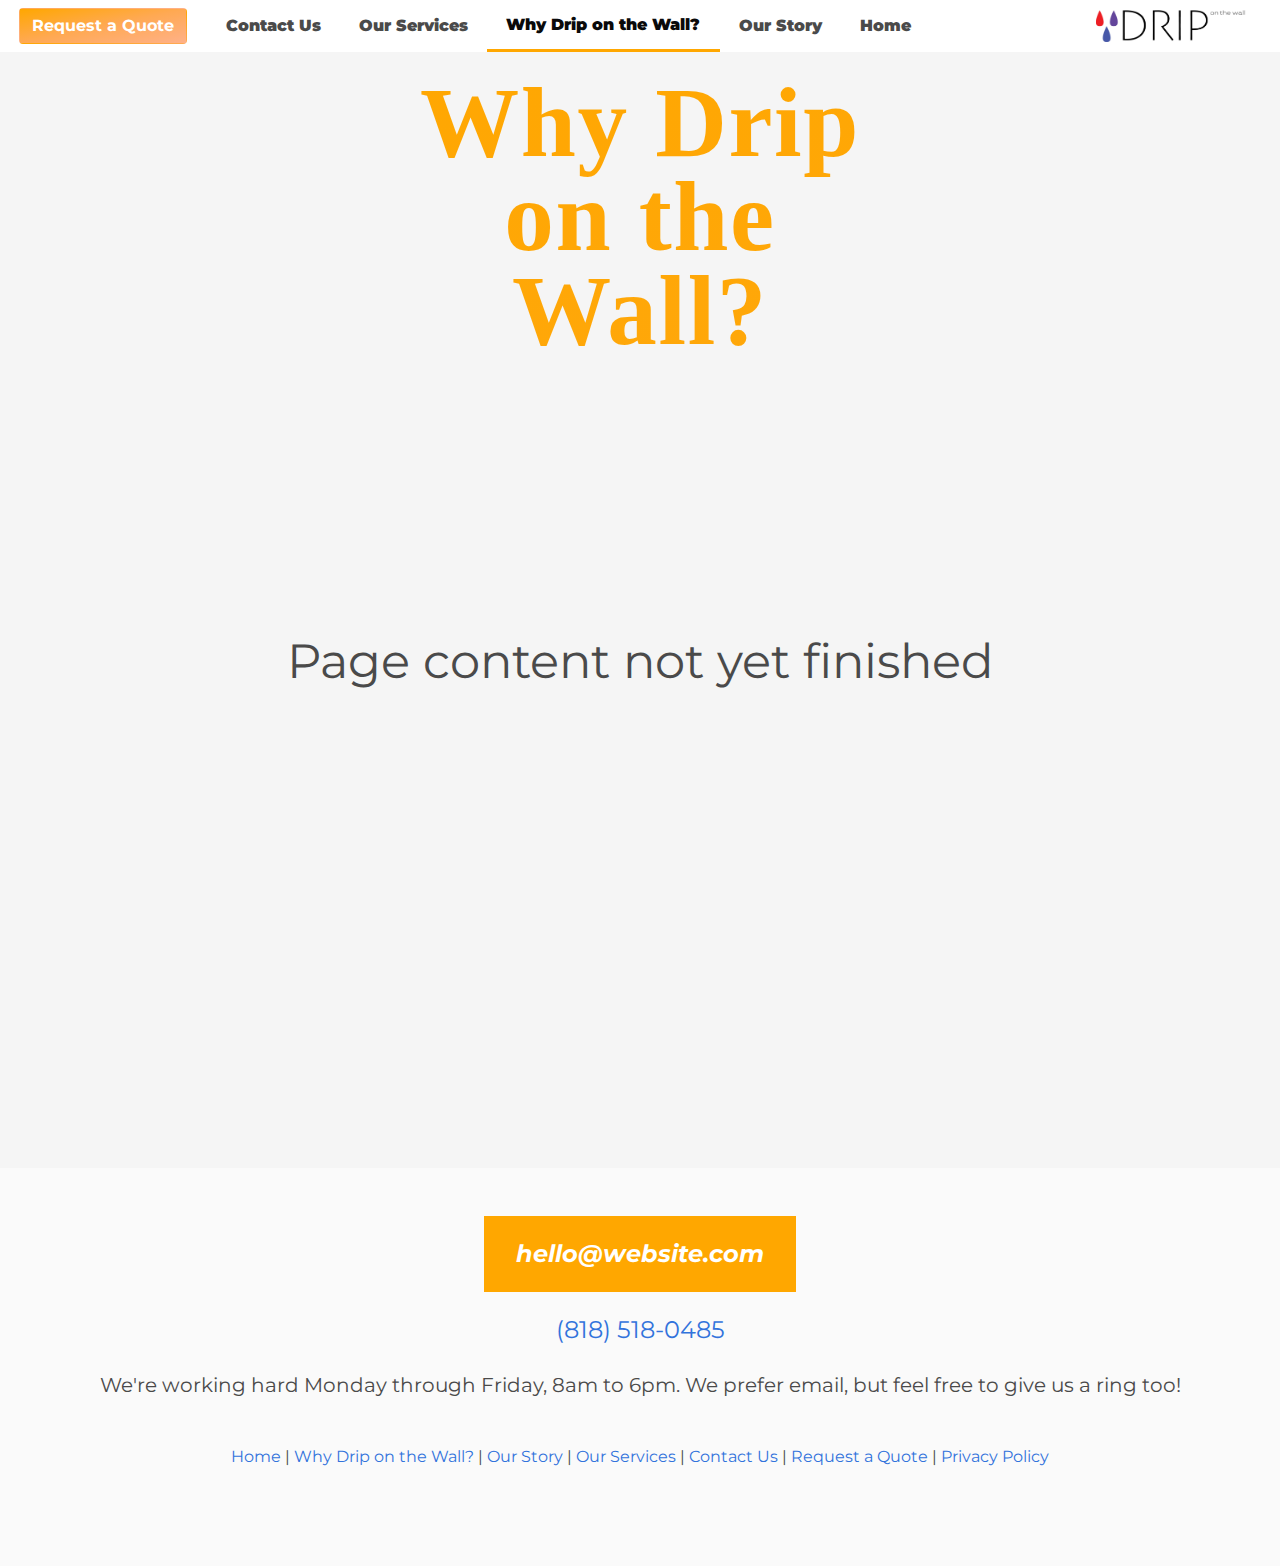
<file: WhyDripOnTheWall/whydriponthewall.html>
<!DOCTYPE html>
<html lang="en">

<head>
    <meta charset="UTF-8">
    <meta name="viewport" content="width=device-width,initial-scale=1">
    <title>Our Work | Drip on the Wall</title>
    <meta name="author" content="name">
    <meta name="description" content="">
    <meta name="keywords" content="keywords,here">
    <link href="https://fonts.googleapis.com/css?family=Montserrat|Permanent+Marker&display=swap" rel="stylesheet">
    <link rel="stylesheet" href="../css/style.css" type="text/css">
    <link rel="stylesheet" href="../css/bulma.min.css" type="text/css">
    <link rel="icon" href="../images/favicon.png">
    <script src="https://code.jquery.com/jquery-3.4.1.min.js"
        integrity="sha256-CSXorXvZcTkaix6Yvo6HppcZGetbYMGWSFlBw8HfCJo=" crossorigin="anonymous"></script>
    <link href="https://unpkg.com/aos@2.3.1/dist/aos.css" rel="stylesheet">

    <style>
        
        h6 {
            margin-bottom: .3rem;
        }

        .section {
            padding-top: 0px;
        }

        ul {
            max-width: 980px;
            margin: 0 auto 30px auto;
        }

        .navbar-item {
            padding: 0 1.2rem;
        }
    </style>

</head>

<body class="has-navbar-fixed-top">

    <!--  Navigation  -->

    <nav class="navbar is-fixed-top" role="navigation" aria-label="main navigation">
        <div class="navbar-brand">
            <a role="button" class="navbar-burger burger" aria-label="menu" aria-expanded="false"
                data-target="navbarBasicExample">
                <span aria-hidden="true"></span>
                <span aria-hidden="true"></span>
                <span aria-hidden="true"></span>
            </a>
        </div>

        <div id="navbarBasicExample" class="navbar-menu">
            <!--<div class="navbar-start"></div>-->
            <div class="navbar-start">
                <a class="navbar-item navBtnHome" href="../index.html">Home</a>
                <a class="navbar-item navBtnOurStory" href="../OurStory/ourstory.html">Our Story</a>
                <a href="../WhyDripOnTheWall/whydriponthewall.html" class="navbar-item navBtnWhyDOTW is-active is-active-orange">Why Drip on the Wall?</a>
                <a class="navbar-item navBtnOurServices" href="../OurServices/ourservices.html">Our Services</a>
                <a href="../ContactUs/contactus.html" class="navbar-item navBtnContactUs">Contact Us</a>
                <div class="navbar-item">
                    <div class="buttons">
                        <a href="../RequestAQuote/requestaquote.html"
                            class="button requestAQuoteOrange is-primary"><strong>Request a Quote</strong></a>
                    </div>
                </div>
            </div>
            <div class="navbar-end">
                <img src="../images/dripOnTheWallLogo.png" alt="" class="navLogo">
            </div>
        </div>
    </nav>


    <!--  Our Story splash  -->
    <section class="hero is-small" data-aos="fade-in" data-aos-duration="1000">
        <div id="heroBody" class="hero-body">
            <div class="container">
                <h1 id="animatedTextOrange" class="has-text-centered animatedTextOrange">Why Drip<br>on the<br>Wall?</h1>
            </div>
        </div>
    </section>


    <section class="section">
        <div class="container">
            <p class="is-size-1 has-text-centered" style="margin: 15rem 0; ">Page content not yet finished</p>
        </div>
    </section>



    <!--  Get a Quote  -->
    <section class="section blockPadding " data-aos="fade-in" data-aos-duration="1000">
        <div class="container flexCol">
            <h2 class="is-size-2 has-text-centered sectionHeader sectionHeaderOrange">Looking to get in touch?</h2>
            <a href="../ContactUs/contactus.html"
                class="button requestAQuoteOrange has-text-white has-text-weight-bold buttonInPage">Drop us a line</a>
        </div>
    </section>

    <!--  Footer  -->
    <footer class="footer tintGreen blockPadding tint">
        <div class="container flexCol">
            <p class="backgroundOrangeSolid has-text-white is-size-4 has-text-weight-bold"><em><a class="linkWhite"
                        href="#">hello@website.com</a></em></p>
            <p class="is-size-4 mrgTop"><a href="tel:1-818-518-0485">(818) 518-0485</a></p>
            <p class="is-size-5 has-text-centered mrgTop content">We're working hard Monday through Friday, 8am to 6pm.
                We prefer email, but feel free to give us a ring too!</p>
            <div class="flexRow mrgTop has-text-centered paddingLeftRight">
                    <a href="../index.html" class="is-size-6">Home </a><span>| </span>
                    <a href="../WhyDripOnTheWall/whydriponthewall.html" class="is-size-6">Why Drip on the Wall? </a><span>| </span>
                    <a href="../OurStory/ourstory.html" class="is-size-6">Our Story </a><span>| </span>
                    <a href="../OurServices/ourservices.html" class="is-size-6">Our Services </a><span>| </span>
                    <a href="../ContactUs/contactus.html" class="is-size-6">Contact Us </a><span>| </span>
                    <a href="../RequestAQuote/requestaquote.html" class="is-size-6">Request a Quote </a><span>| </span>
                    <a href="../PrivacyPolicy/privacypolicy.html" class="is-size-6">Privacy Policy </a>
            </div>
        </div>
    </footer>



    <script src="../js/scripts.js"></script>
    <script src="https://unpkg.com/aos@2.3.1/dist/aos.js"></script>
    <script>
        AOS.init({
            once: true,
        });
    </script>

</body>

</html>
</file>
<file: css/style.css>
/* Table of Contents

    1. Root variables

    2. Global Styles

    3. Bulma Fixes

    4. Helper Classes

    5. Navbar

    6. Page-Specific Styling

    7. Buttons & Links

    8. Home Page Splash and Major Headers

    9. Heros and Minor Headers

    10. Request a Quote buttons (some styles are on .html docs instead)

    11. About Us Portraits

    12. Custom Grid

    13. List

    14. Forms

    15. Grid Image Galleries

    16. Our Services Checkboxes

    17. Custom Flex Container -- because Bulma can be infinitely infuriating 

    18. Animations

    19. 404 Page

    20. Responsive Media Queries
*/
/* 
* { background-color: rgba(255,0,0,.2); }
* * { background-color: rgba(0,255,0,.2); }
* * * { background-color: rgba(0,0,255,.2); }
* * * * { background-color: rgba(255,0,255,.2); }
* * * * * { background-color: rgba(0,255,255,.2); }
* * * * * * { background-color: rgba(255,255,0,.2); }
* * * * * * * { background-color: rgba(255,0,0,.2); }
* * * * * * * * { background-color: rgba(0,255,0,.2); }
* * * * * * * * * { background-color: rgba(0,0,255,.2); } 
*/
/* Global Styles */
body {
  background-color: #f5f5f5;
  font-family: "Montserrat", sans-serif !important;
  overflow-x: hidden;
  line-height: 1.6 !important;
}

/* Bulma Fixes */
.content p {
  max-width: 50rem;
}

.lineHeight p {
  line-height: 1.6;
}

#GreetingsFutureCustomer {
  margin-right: auto !important;
  text-align: left !important;
}

.AutoMargin {
  margin: 0 auto;
}

.AutoMargin > * {
  margin: 1rem auto !important;
}

.TextIndent {
  text-indent: 1rem;
  padding-left: 1rem;
}

.flexCenter {
  margin: 0 auto;
  line-height: 1.2;
}

.flexCenter .leftAlignedList {
  margin: 0 auto;
  text-align: start !important;
}

.flexCenter.content {
  padding: 0;
}

.testBOI {
  background-color: #ffa700;
}

.box {
  margin-bottom: 0 !important;
}

.is-centered {
  margin: 0 auto;
}

.content h5 {
  font-weight: 100;
}

.content p {
  margin: 10px 0;
}

.columnPadding > * {
  padding: 0 7px;
}

.flexCol {
  display: -webkit-box;
  display: -ms-flexbox;
  display: flex;
  -webkit-box-orient: vertical;
  -webkit-box-direction: normal;
      -ms-flex-direction: column;
          flex-direction: column;
  -webkit-box-pack: center;
      -ms-flex-pack: center;
          justify-content: center;
  -webkit-box-align: center;
      -ms-flex-align: center;
          align-items: center;
}

.is-size-5point5 {
  font-size: 1.17rem;
}

.navbar-start {
  -webkit-box-orient: horizontal;
  -webkit-box-direction: reverse;
      -ms-flex-direction: row-reverse;
          flex-direction: row-reverse;
}

.navbar-item {
  font-weight: 900;
  -webkit-transition: all 0.2s;
  transition: all 0.2s;
}

.navbar-item:hover:not(:last-child) {
  color: white;
}

.navbar-item.navBtnHome:hover {
  background-image: -webkit-gradient(linear, left top, right bottom, from(#d62638), color-stop(#d12646), color-stop(#ca2851), color-stop(#c22d5c), color-stop(#b83365), color-stop(#b6346c), color-stop(#b43573), color-stop(#b1377a), color-stop(#b63484), color-stop(#b9328f), color-stop(#bc309b), to(#bd30a8));
  background-image: linear-gradient(to right bottom, #d62638, #d12646, #ca2851, #c22d5c, #b83365, #b6346c, #b43573, #b1377a, #b63484, #b9328f, #bc309b, #bd30a8);
  background-size: 700% 700%;
}

.navbar-item.navBtnOurStory:hover {
  background-image: -webkit-gradient(linear, left top, right bottom, from(#0070b1), color-stop(#006aff), color-stop(#0088ff), color-stop(#009df7), to(#00aec6));
  background-image: linear-gradient(to bottom right, #0070b1, #006aff, #0088ff, #009df7, #00aec6);
}

.navbar-item.navBtnWhyDOTW:hover {
  background-image: -webkit-gradient(linear, left top, right bottom, from(#ffa700), color-stop(#ffa953), to(#ffb188));
  background-image: linear-gradient(to right bottom, #ffa700, #ffa953, #ffb188);
}

.navbar-item.navBtnOurServices:hover {
  background-image: -webkit-gradient(linear, left top, right bottom, from(#845ec2), color-stop(#a178df), to(#be93fd));
  background-image: linear-gradient(to bottom right, #845ec2, #a178df, #be93fd);
}

.navbar-item.navBtnContactUs:hover {
  background-image: -webkit-gradient(linear, left top, right bottom, from(#ffa900), color-stop(#f7be16), to(#ffe500));
  background-image: linear-gradient(to right bottom, #ffa900, #f7be16, #ffe500);
}

/* Helper Classes */
.mrgTop {
  margin-top: 1.2rem;
}

.mrgTopLrg {
  margin-top: 3rem;
}

.mrgTopBotSml {
  margin: 1rem 0;
}

.mrgLeftRight {
  margin: 0 1.1rem;
}

.paddingLeftRight {
  padding: 0 11px;
}

.mrgBot {
  margin-bottom: 3rem;
}

.mrgBotSmall {
  margin-bottom: 1.7rem;
}

.blockPadding {
  padding: 6rem 0;
}

/* Navbar */
.navbar-item {
  padding: 0 1.2rem;
}

.navLogo {
  max-height: 3.25rem;
  margin-right: 10px;
  -ms-flex-item-align: center;
      -ms-grid-row-align: center;
      align-self: center;
  padding: 10px 20px;
}

.navbar-mobile {
  display: none;
}

/* Page-Specific Styling */
.tint {
  background-color: #f0f0f0;
}

.tintLight {
  background-color: #f5f5f5;
}

.is-active-red {
  border-bottom: 3px solid #d62638;
}

.is-active-green {
  border-bottom: 3px solid #00aa9c;
}

.is-active-purple {
  border-bottom: 3px solid #845ec2;
}

.is-active-blue {
  border-bottom: 3px solid #006aff;
}

.is-active-yellow {
  border-bottom: 3px solid #ffe141;
}

.is-active-orange {
  border-bottom: 3px solid #ffa700;
}

.greenText {
  color: #00aa9c;
}

/* Buttons & Links */
.buttonInPage {
  padding: 1.5rem 1.5rem;
}

.button,
a {
  -webkit-transition: all 0.2s;
  transition: all 0.2s;
}

.linkWhite {
  color: white;
}

.pull-left,
.pull-right {
  background-color: transparent;
  border: none;
  font-size: 1.25rem;
  margin: 0 4px;
  -webkit-transition: all 0.2s;
  transition: all 0.2s;
}

.pull-left:hover,
.pull-right:hover {
  cursor: pointer;
  background-color: rgba(51, 51, 51, 0.123);
}

/* Home Page Splash and Major Headers */
#animatedTextRed,
#animatedTextBlue,
#animatedTextYellow,
#animatedTextGreen,
#animatedTextPurple,
#animatedTextOrange {
  font-family: "Permanent Marker", cursive;
  font-weight: bolder;
  letter-spacing: 0.1rem;
  background-size: 1400% 1400%;
  color: #333;
  -webkit-animation: BGGradient 30s ease infinite;
  animation: BGGradient 30s ease infinite;
  z-index: 5;
}

#animatedTextRed {
  margin-top: -5rem;
  font-size: 10rem;
  background: -webkit-gradient(linear, left top, right bottom, from(#845ec2), color-stop(#d65db1), color-stop(#ff6f91), color-stop(#ff9671), to(#ffc75f));
  background: linear-gradient(to bottom right, #845ec2, #d65db1, #ff6f91, #ff9671, #ffc75f);
  background: webkit- -webkit-gradient(linear, left top, right bottom, from(#845ec2), color-stop(#d65db1), color-stop(#ff6f91), color-stop(#ff9671), to(#ffc75f));
  background: webkit- linear-gradient(to bottom right, #845ec2, #d65db1, #ff6f91, #ff9671, #ffc75f);
  background-clip: text;
  -webkit-background-clip: text;
  -webkit-text-fill-color: transparent;
  background-size: 1400% 1400%;
}

#animatedTextPurple {
  font-size: 6.2rem;
  background: -webkit-gradient(linear, left top, right bottom, from(#845ec2), color-stop(#a178df), to(#be93fd));
  background: linear-gradient(to bottom right, #845ec2, #a178df, #be93fd);
  background: webkit- -webkit-gradient(linear, left top, right bottom, from(#845ec2), color-stop(#a178df), to(#be93fd));
  background: webkit- linear-gradient(to bottom right, #845ec2, #a178df, #be93fd);
  background-clip: text;
  -webkit-background-clip: text;
  -webkit-text-fill-color: transparent;
  background-size: 1400% 1400%;
}

#animatedTextGreen {
  font-size: 6.2rem;
  background: -webkit-gradient(linear, left top, right bottom, from(#64e879), color-stop(#00ca92), color-stop(#00aa9c), to(#008995));
  background: linear-gradient(to bottom right, #64e879, #00ca92, #00aa9c, #008995);
  background: webkit- -webkit-gradient(linear, left top, right bottom, from(#64e879), color-stop(#00ca92), color-stop(#00aa9c), to(#008995));
  background: webkit- linear-gradient(to bottom right, #64e879, #00ca92, #00aa9c, #008995);
  background-clip: text;
  -webkit-background-clip: text;
  -webkit-text-fill-color: transparent;
  background-size: 1400% 1400%;
}

#animatedTextBlue {
  font-size: 6.2rem;
  background: -webkit-gradient(linear, left top, right bottom, from(#0070b1), color-stop(#006aff), color-stop(#0088ff), color-stop(#009df7), to(#00aec6));
  background: linear-gradient(to bottom right, #0070b1, #006aff, #0088ff, #009df7, #00aec6);
  background: webkit- -webkit-gradient(linear, left top, right bottom, from(#0070b1), color-stop(#006aff), color-stop(#0088ff), color-stop(#009df7), to(#00aec6));
  background: webkit- linear-gradient(to bottom right, #0070b1, #006aff, #0088ff, #009df7, #00aec6);
  background-clip: text;
  -webkit-background-clip: text;
  -webkit-text-fill-color: transparent;
  background-size: 1400% 1400%;
}

#animatedTextYellow {
  font-size: 6.2rem;
  background: -webkit-gradient(linear, left top, right bottom, from(#ffa900), color-stop(#f7be16), to(#ffe500));
  background: linear-gradient(to right bottom, #ffa900, #f7be16, #ffe500);
  background: webkit- -webkit-gradient(linear, left top, right bottom, from(#ffa900), color-stop(#f7be16), to(#ffe500));
  background: webkit- linear-gradient(to right bottom, #ffa900, #f7be16, #ffe500);
  background-clip: text;
  -webkit-background-clip: text;
  -webkit-text-fill-color: transparent;
  background-size: 1400% 1400%;
}

#animatedTextOrange {
  font-size: 6.2rem;
  background: -webkit-gradient(linear, left top, right bottom, from(#ffa700), color-stop(#ffa953), to(#ffb188));
  background: linear-gradient(to right bottom, #ffa700, #ffa953, #ffb188);
  background: webkit- -webkit-gradient(linear, left top, right bottom, from(#ffa700), color-stop(#ffa953), to(#ffb188));
  background: webkit- linear-gradient(to right bottom, #ffa700, #ffa953, #ffb188);
  background-clip: text;
  -webkit-background-clip: text;
  -webkit-text-fill-color: transparent;
  background-size: 1400% 1400%;
  line-height: 0.95;
}

#animatedTextArrow {
  font-size: 2rem;
  font-weight: bolder;
  background: -webkit-gradient(linear, left top, right bottom, from(#845ec2), color-stop(#d65db1), color-stop(#ff6f91), color-stop(#ff9671), to(#ffc75f));
  background: linear-gradient(to bottom right, #845ec2, #d65db1, #ff6f91, #ff9671, #ffc75f);
  background: webkit- -webkit-gradient(linear, left top, right bottom, from(#845ec2), color-stop(#d65db1), color-stop(#ff6f91), color-stop(#ff9671), to(#ffc75f));
  background: webkit- linear-gradient(to bottom right, #845ec2, #d65db1, #ff6f91, #ff9671, #ffc75f);
  background-clip: text;
  text-fill-color: transparent;
  -webkit-background-clip: text;
  -webkit-text-fill-color: transparent;
  color: #333;
  letter-spacing: 0.1rem;
  background-size: 1400% 1400%;
  padding-bottom: 5px;
  -webkit-animation: BGGradient 30s ease infinite, bounce 2s infinite;
  animation: BGGradient 30s ease infinite, bounce 2s infinite;
  bottom: 0.7rem !important;
  z-index: 5;
}

/* Heros and Minor Headers */
.hero {
  background-size: cover;
  background-repeat: no-repeat;
  background-position: center;
}

.heroRed {
  background-image: -webkit-gradient(linear, left top, right bottom, from(#d62638), color-stop(#d12646), color-stop(#ca2851), color-stop(#c22d5c), color-stop(#b83365), color-stop(#b6346c), color-stop(#b43573), color-stop(#b1377a), color-stop(#b63484), color-stop(#b9328f), color-stop(#bc309b), to(#bd30a8));
  background-image: linear-gradient(to right bottom, #d62638, #d12646, #ca2851, #c22d5c, #b83365, #b6346c, #b43573, #b1377a, #b63484, #b9328f, #bc309b, #bd30a8);
  background-image: -webkit-gradient(linear, left top, right bottom, from(#d62638), color-stop(#d12646), color-stop(#ca2851), to(#c22d5c));
  background-image: linear-gradient(to right bottom, #d62638, #d12646, #ca2851, #c22d5c);
}

.heroYellow {
  background-image: -webkit-gradient(linear, left top, right bottom, from(#ffa900), color-stop(#f7be16), to(#ffe500));
  background-image: linear-gradient(to right bottom, #ffa900, #f7be16, #ffe500);
}

.heroGreen {
  background-image: -webkit-gradient(linear, left top, right bottom, from(#64e879), color-stop(#00ca92), color-stop(#00aa9c), to(#008995));
  background-image: linear-gradient(to bottom right, #64e879, #00ca92, #00aa9c, #008995);
}

.heroPurple {
  background-image: -webkit-gradient(linear, left top, right bottom, from(#845ec2), color-stop(#a178df), to(#be93fd));
  background-image: linear-gradient(to bottom right, #845ec2, #a178df, #be93fd);
}

.heroOrange {
  background-image: -webkit-gradient(linear, left top, right bottom, from(#ffa700), color-stop(#ffa953), to(#ffb188));
  background-image: linear-gradient(to right bottom, #ffa700, #ffa953, #ffb188);
}

.heroBlue {
  background-image: -webkit-gradient(linear, left top, right bottom, from(#0070b1), color-stop(#006aff), color-stop(#0088ff), color-stop(#009df7), to(#00aec6));
  background-image: linear-gradient(to bottom right, #0070b1, #006aff, #0088ff, #009df7, #00aec6);
}

.backgroundGreen {
  background: -webkit-gradient(linear, left top, right bottom, from(#64e879), color-stop(#00ca92), color-stop(#00aa9c), to(#008995));
  background: linear-gradient(to bottom right, #64e879, #00ca92, #00aa9c, #008995);
  padding: 1.2rem 2rem;
}

.backgroundGreenSolid {
  background: #00ca92;
  padding: 1.2rem 2rem;
}

.backgroundRedSolid {
  background: #d62638;
  padding: 1.2rem 2rem;
}

.backgroundBlueSolid {
  background: #006aff;
  padding: 1.2rem 2rem;
}

.backgroundOrangeSolid {
  background: #ffa700;
  padding: 1.2rem 2rem;
}

.backgroundYellowSolid {
  background: #f7be16;
  padding: 1.2rem 2rem;
}

.backgroundPurpleSolid {
  background: #845ec2;
  padding: 1.2rem 2rem;
}

.arrowBounce {
  position: absolute;
  -webkit-animation: bounce 2s infinite;
          animation: bounce 2s infinite;
  bottom: 0.05rem !important;
}

.sectionHeader {
  padding: 0 0.5rem 2rem 0.5rem;
  background-clip: text;
  -webkit-background-clip: text;
  color: transparent;
  letter-spacing: 0.1rem;
}

.sectionHeaderRed {
  background-image: -webkit-gradient(linear, left top, right bottom, from(#845ec2), color-stop(#d65db1), color-stop(#ff6f91), color-stop(#ff9671), to(#ffc75f));
  background-image: linear-gradient(to bottom right, #845ec2, #d65db1, #ff6f91, #ff9671, #ffc75f);
}

.sectionHeaderGreen {
  background-image: -webkit-gradient(linear, left top, right bottom, from(#64e879), color-stop(#00ca92), color-stop(#00aa9c), to(#008995));
  background-image: linear-gradient(to bottom right, #64e879, #00ca92, #00aa9c, #008995);
}

.sectionHeaderYellow {
  background-image: -webkit-gradient(linear, left top, right bottom, from(#ffa900), color-stop(#f7be16), to(#ffe500));
  background-image: linear-gradient(to right bottom, #ffa900, #f7be16, #ffe500);
}

.sectionHeaderBlue {
  background-image: -webkit-gradient(linear, left top, right bottom, from(#0070b1), color-stop(#006aff), color-stop(#0088ff), color-stop(#009df7), to(#00aec6));
  background-image: linear-gradient(to bottom right, #0070b1, #006aff, #0088ff, #009df7, #00aec6);
}

.sectionHeaderOrange {
  background-image: -webkit-gradient(linear, left top, right bottom, from(#ffa700), color-stop(#ffa953), to(#ffb188));
  background-image: linear-gradient(to right bottom, #ffa700, #ffa953, #ffb188);
}

.sectionHeaderPurple {
  background-image: -webkit-gradient(linear, left top, right bottom, from(#845ec2), color-stop(#a178df), to(#be93fd));
  background-image: linear-gradient(to bottom right, #845ec2, #a178df, #be93fd);
}

/* Request a Quote buttons (some styles are on .html docs instead) */
.requestAQuoteYellow {
  background-image: -webkit-gradient(linear, left top, right bottom, from(#ffa900), color-stop(#f7be16), to(#ffe500));
  background-image: linear-gradient(to right bottom, #ffa900, #f7be16, #ffe500);
}

.requestAQuoteBlue {
  background: -webkit-gradient(linear, left top, right bottom, from(#0070b1), color-stop(#006aff), color-stop(#0088ff), color-stop(#009df7), to(#00aec6));
  background: linear-gradient(to bottom right, #0070b1, #006aff, #0088ff, #009df7, #00aec6);
}

.requestAQuoteGreen {
  background-image: -webkit-gradient(linear, left top, right bottom, from(#64e879), color-stop(#00ca92), color-stop(#00aa9c), to(#008995));
  background-image: linear-gradient(to bottom right, #64e879, #00ca92, #00aa9c, #008995);
}

.requestAQuoteRed {
  background-image: -webkit-gradient(linear, left top, right bottom, from(#d62638), color-stop(#d12646), color-stop(#ca2851), color-stop(#c22d5c), color-stop(#b83365), color-stop(#b6346c), color-stop(#b43573), color-stop(#b1377a), color-stop(#b63484), color-stop(#b9328f), color-stop(#bc309b), to(#bd30a8));
  background-image: linear-gradient(to right bottom, #d62638, #d12646, #ca2851, #c22d5c, #b83365, #b6346c, #b43573, #b1377a, #b63484, #b9328f, #bc309b, #bd30a8);
  background-size: 150% 150%;
}

.requestAQuotePurple {
  background-image: -webkit-gradient(linear, left top, right bottom, from(#845ec2), color-stop(#a178df), to(#be93fd));
  background-image: linear-gradient(to bottom right, #845ec2, #a178df, #be93fd);
}

.requestAQuoteOrange {
  background-image: -webkit-gradient(linear, left top, right bottom, from(#ffa700), color-stop(#ffa953), to(#ffb188));
  background-image: linear-gradient(to right bottom, #ffa700, #ffa953, #ffb188);
}

/* About Us Portraits */
.br {
  min-height: 17rem;
  display: -webkit-box;
  display: -ms-flexbox;
  display: flex;
  -webkit-box-orient: vertical;
  -webkit-box-direction: normal;
      -ms-flex-direction: column;
          flex-direction: column;
  -webkit-box-pack: center;
      -ms-flex-pack: center;
          justify-content: center;
  -webkit-box-align: center;
      -ms-flex-align: center;
          align-items: center;
  min-width: 13rem;
  max-width: 17rem;
  -ms-flex-item-align: center;
      align-self: center;
  margin: 0 auto;
}

.br-1 {
  background-image: -webkit-gradient(linear, left top, right bottom, from(#d62638), color-stop(#d12646), color-stop(#ca2851), color-stop(#c22d5c), color-stop(#b83365), color-stop(#b6346c), color-stop(#b43573), color-stop(#b1377a), color-stop(#b63484), color-stop(#b9328f), color-stop(#bc309b), to(#bd30a8));
  background-image: linear-gradient(to right bottom, #d62638, #d12646, #ca2851, #c22d5c, #b83365, #b6346c, #b43573, #b1377a, #b63484, #b9328f, #bc309b, #bd30a8);
  -webkit-animation: br-1-animation 22s infinite alternate;
          animation: br-1-animation 22s infinite alternate;
}

.br-2 {
  background-image: -webkit-gradient(linear, left top, right bottom, from(#64e879), color-stop(#00ca92), color-stop(#00aa9c), to(#008995));
  background-image: linear-gradient(to bottom right, #64e879, #00ca92, #00aa9c, #008995);
  -webkit-animation: br-2-animation 15s infinite alternate;
          animation: br-2-animation 15s infinite alternate;
}

.br-3 {
  background-image: -webkit-gradient(linear, right top, left bottom, from(#2648d6), color-stop(#0058d6), color-stop(#0064d3), color-stop(#006fce), color-stop(#0079c6), color-stop(#0082c5), color-stop(#008bc3), color-stop(#1193c0), color-stop(#009ec2), color-stop(#00a9c2), color-stop(#0cb3c1), to(#30bdbd));
  background-image: linear-gradient(to left bottom, #2648d6, #0058d6, #0064d3, #006fce, #0079c6, #0082c5, #008bc3, #1193c0, #009ec2, #00a9c2, #0cb3c1, #30bdbd);
  -webkit-animation: br-3-animation 30s infinite alternate;
          animation: br-3-animation 30s infinite alternate;
}

.br img {
  max-width: 9rem;
  border-radius: 50%;
}

.columnWhite {
  color: white;
}

.column h3 {
  margin-bottom: 3px;
  border-bottom: 1px solid white;
}

.content {
  padding: 0 1.2rem;
}

.faGreen,
.faRed {
  background-clip: text;
  -webkit-background-clip: text;
  color: transparent;
}

.faGreen {
  background-image: -webkit-gradient(linear, left top, right bottom, from(#64e879), color-stop(#00ca92), color-stop(#00aa9c), to(#008995));
  background-image: linear-gradient(to bottom right, #64e879, #00ca92, #00aa9c, #008995);
  background-image: webkit- -webkit-gradient(linear, left top, right bottom, from(#64e879), color-stop(#00ca92), color-stop(#00aa9c), to(#008995));
  background-image: webkit- linear-gradient(to bottom right, #64e879, #00ca92, #00aa9c, #008995);
  font-size: 3rem;
}

.faRed {
  background-image: -webkit-gradient(linear, left top, right bottom, from(#d62638), color-stop(#d12646), color-stop(#ca2851), color-stop(#c22d5c), color-stop(#b83365), color-stop(#b6346c), color-stop(#b43573), color-stop(#b1377a), color-stop(#b63484), color-stop(#b9328f), color-stop(#bc309b), to(#bd30a8));
  background-image: linear-gradient(to right bottom, #d62638, #d12646, #ca2851, #c22d5c, #b83365, #b6346c, #b43573, #b1377a, #b63484, #b9328f, #bc309b, #bd30a8);
  font-size: 5rem;
}

/* Custom Grid */
.gridColumns {
  display: -ms-grid;
  display: grid;
  -ms-grid-columns: (minmax(250px, 1fr))[auto-fill];
      grid-template-columns: repeat(auto-fill, minmax(250px, 1fr));
  grid-gap: 30px;
  margin: 0 auto;
}

.gridColumnsParent {
  width: 100%;
  max-width: 1200px;
  margin: 40px auto;
  padding: 0 20px;
  -webkit-box-sizing: border-box;
          box-sizing: border-box;
}

ul {
  max-width: 1050px;
  margin: 0 auto 30px auto;
}

/* ===== Our Services Checkboxes ===== */
.checkboxGrid {
  display: -ms-grid;
  display: grid;
  -ms-grid-columns: (minmax(22rem, 1fr))[auto-fill];
      grid-template-columns: repeat(auto-fill, minmax(22rem, 1fr));
  grid-gap: 35px;
  margin: 0 auto;
}

.checkboxGrid .checkboxGridItem {
  display: -ms-grid;
  display: grid;
  -ms-grid-columns: 3rem 1fr;
      grid-template-columns: 3rem 1fr;
  -ms-grid-rows: 2.5rem 2fr;
      grid-template-rows: 2.5rem 2fr;
  grid-column-gap: 0px;
  grid-row-gap: 0px;
}

.checkboxGrid .checkboxGridItem .PurpleCheck {
  -ms-grid-row: 1;
  -ms-grid-row-span: 2;
  -ms-grid-column: 1;
  -ms-grid-column-span: 1;
  grid-area: 1 / 1 / 3 / 2;
  color: #00ca92;
  font-size: 2rem;
  padding-top: 3px;
  -ms-flex-item-align: start;
      align-self: flex-start;
  -ms-grid-column-align: center;
      justify-self: center;
  background: -webkit-gradient(linear, left top, right bottom, from(#845ec2), color-stop(#a178df), to(#be93fd));
  background: linear-gradient(to bottom right, #845ec2, #a178df, #be93fd);
  background: webkit- -webkit-gradient(linear, left top, right bottom, from(#845ec2), color-stop(#a178df), to(#be93fd));
  background: webkit- linear-gradient(to bottom right, #845ec2, #a178df, #be93fd);
  background-clip: text;
  -webkit-background-clip: text;
  -webkit-text-fill-color: transparent;
  background-size: 100%;
}

.checkboxGrid .checkboxGridItem .checkboxHeader {
  -ms-grid-row: 1;
  -ms-grid-row-span: 1;
  -ms-grid-column: 2;
  -ms-grid-column-span: 1;
  grid-area: 1 / 2 / 2 / 3;
}

.checkboxGrid .checkboxGridItem .checkboxContent {
  -ms-grid-row: 2;
  -ms-grid-row-span: 1;
  -ms-grid-column: 2;
  -ms-grid-column-span: 1;
  grid-area: 2 / 2 / 3 / 3;
  -ms-flex-item-align: start;
      align-self: flex-start;
}

/* ===== List ===== */
.content ul {
  display: -webkit-box;
  display: -ms-flexbox;
  display: flex;
  -webkit-box-orient: vertical;
  -webkit-box-direction: normal;
      -ms-flex-direction: column;
          flex-direction: column;
  -webkit-box-pack: center;
      -ms-flex-pack: center;
          justify-content: center;
  -webkit-box-align: center;
      -ms-flex-align: center;
          align-items: center;
}

/* ===== Forms ===== */
form {
  max-width: 40rem;
  margin: 0 auto;
}

#contactMe.section {
  padding-top: 0;
}

.select {
  margin-bottom: 1rem;
}

.subHeader {
  margin: -1rem 0 2rem 0;
}

/* Grid Image Galleries */
.ourWorkSec {
  max-width: 900px;
}

.parentGrid2x2 {
  display: -ms-grid;
  display: grid;
  -ms-grid-columns: 4fr 3fr;
      grid-template-columns: 4fr 3fr;
  -ms-grid-rows: 1fr 1fr;
      grid-template-rows: 1fr 1fr;
  grid-column-gap: 10px;
  grid-row-gap: 10px;
}

.previewGridHeight {
  height: 20rem;
}

.div {
  background-size: cover;
  background-repeat: no-repeat;
  background-position: center;
}

.div1 {
  -ms-grid-row: 1;
  -ms-grid-row-span: 2;
  -ms-grid-column: 1;
  -ms-grid-column-span: 1;
  grid-area: 1 / 1 / 3 / 2;
  background-image: url("../images/palceholder.jpg");
}

.div2 {
  -ms-grid-row: 1;
  -ms-grid-row-span: 1;
  -ms-grid-column: 2;
  -ms-grid-column-span: 1;
  grid-area: 1 / 2 / 2 / 3;
  background-image: url("../images/palceholder.jpg");
}

.div3 {
  -ms-grid-row: 2;
  -ms-grid-row-span: 1;
  -ms-grid-column: 2;
  -ms-grid-column-span: 1;
  grid-area: 2 / 2 / 3 / 3;
  background-image: url("../images/palceholder.jpg");
}

.parentGridSmall {
  display: -ms-grid;
  display: grid;
  -ms-grid-columns: 4fr 3fr;
      grid-template-columns: 4fr 3fr;
  -ms-grid-rows: 1fr 1fr;
      grid-template-rows: 1fr 1fr;
  grid-column-gap: 10px;
  grid-row-gap: 10px;
  width: 100%;
  text-align: center;
  -webkit-box-align: stretch;
      -ms-flex-align: stretch;
          align-items: stretch;
}

.gridSmall1 {
  -ms-grid-row: 1;
  -ms-grid-row-span: 2;
  -ms-grid-column: 1;
  -ms-grid-column-span: 1;
  grid-area: 1 / 1 / 3 / 2;
}

.gridSmall2 {
  -ms-grid-row: 1;
  -ms-grid-row-span: 1;
  -ms-grid-column: 2;
  -ms-grid-column-span: 1;
  grid-area: 1 / 2 / 2 / 3;
}

.gridSmall3 {
  -ms-grid-row: 2;
  -ms-grid-row-span: 1;
  -ms-grid-column: 2;
  -ms-grid-column-span: 1;
  grid-area: 2 / 2 / 3 / 3;
}

.parentGrid2 {
  display: -ms-grid;
  display: grid;
  -ms-grid-columns: 1fr 1fr;
      grid-template-columns: 1fr 1fr;
  -ms-grid-rows: 1fr 1fr;
      grid-template-rows: 1fr 1fr;
  grid-column-gap: 10px;
  grid-row-gap: 10px;
  width: 100%;
  text-align: center;
}

.grid1 {
  -ms-grid-row: 1;
  -ms-grid-row-span: 1;
  -ms-grid-column: 1;
  -ms-grid-column-span: 1;
  grid-area: 1 / 1 / 2 / 2;
}

.grid2 {
  -ms-grid-row: 1;
  -ms-grid-row-span: 1;
  -ms-grid-column: 2;
  -ms-grid-column-span: 1;
  grid-area: 1 / 2 / 2 / 3;
}

.grid3 {
  -ms-grid-row: 2;
  -ms-grid-row-span: 1;
  -ms-grid-column: 1;
  -ms-grid-column-span: 1;
  grid-area: 2 / 1 / 3 / 2;
}

.grid4 {
  -ms-grid-row: 2;
  -ms-grid-row-span: 1;
  -ms-grid-column: 2;
  -ms-grid-column-span: 1;
  grid-area: 2 / 2 / 3 / 3;
}

.parentGrid3 {
  display: -ms-grid;
  display: grid;
  -ms-grid-columns: 1fr 1fr;
      grid-template-columns: 1fr 1fr;
  -ms-grid-rows: 1fr;
      grid-template-rows: 1fr;
  grid-column-gap: 10px;
  grid-row-gap: 10px;
  width: 100%;
  text-align: center;
}

.grid3-1 {
  -ms-grid-row: 1;
  -ms-grid-row-span: 1;
  -ms-grid-column: 1;
  -ms-grid-column-span: 1;
  grid-area: 1 / 1 / 2 / 2;
}

.grid3-2 {
  -ms-grid-row: 1;
  -ms-grid-row-span: 1;
  -ms-grid-column: 2;
  -ms-grid-column-span: 1;
  grid-area: 1 / 2 / 2 / 3;
}

.gridItem {
  margin: 0 auto;
}

/* Custom Flex Container -- because Bulma can be infinitely infuriating */
.customFlex {
  display: -webkit-box;
  display: -ms-flexbox;
  display: flex;
  -webkit-box-pack: center;
      -ms-flex-pack: center;
          justify-content: center;
  -webkit-box-align: space-evenly;
      -ms-flex-align: space-evenly;
          align-items: space-evenly;
  margin: 2rem;
}

.customFlex > * {
  max-width: 45%;
  padding: 1rem;
}

.customFlexP {
  display: -webkit-box;
  display: -ms-flexbox;
  display: flex;
  -webkit-box-orient: vertical;
  -webkit-box-direction: normal;
      -ms-flex-direction: column;
          flex-direction: column;
  -webkit-box-pack: center;
      -ms-flex-pack: center;
          justify-content: center;
  -webkit-box-align: center;
      -ms-flex-align: center;
          align-items: center;
}

.customFlex h5 {
  -ms-flex-item-align: start;
      align-self: flex-start;
}

.customFlexP p {
  margin: 0.2rem 0;
}

.customFlexImg {
  display: -webkit-box;
  display: -ms-flexbox;
  display: flex;
  -webkit-box-pack: center;
      -ms-flex-pack: center;
          justify-content: center;
  -webkit-box-align: center;
      -ms-flex-align: center;
          align-items: center;
}

.customFlexImgLarge {
  height: 100%;
  width: 100%;
}

.customFlexImg img {
  border-radius: 20px;
}

/* Animations */
@-webkit-keyframes BGGradient {
  0% {
    background-position: 0% 50%;
  }
  50% {
    background-position: 100% 50%;
  }
  100% {
    background-position: 0% 50%;
  }
}

@keyframes BGGradient {
  0% {
    background-position: 0% 50%;
  }
  50% {
    background-position: 100% 50%;
  }
  100% {
    background-position: 0% 50%;
  }
}

@-webkit-keyframes br-1-animation {
  0% {
    border-radius: 30% 70% 70% 30% / 30% 30% 70% 70%;
  }
  50% {
    border-radius: 44% 56% 47% 53% / 40% 42% 58% 60%;
  }
  100% {
    border-radius: 63% 37% 61% 39% / 49% 59% 41% 51%;
  }
}

@keyframes br-1-animation {
  0% {
    border-radius: 30% 70% 70% 30% / 30% 30% 70% 70%;
  }
  50% {
    border-radius: 44% 56% 47% 53% / 40% 42% 58% 60%;
  }
  100% {
    border-radius: 63% 37% 61% 39% / 49% 59% 41% 51%;
  }
}

@-webkit-keyframes br-2-animation {
  0% {
    border-radius: 38% 62% 41% 59% / 58% 44% 56% 42%;
  }
  100% {
    border-radius: 55% 45% 62% 38% / 43% 68% 32% 57%;
  }
}

@keyframes br-2-animation {
  0% {
    border-radius: 38% 62% 41% 59% / 58% 44% 56% 42%;
  }
  100% {
    border-radius: 55% 45% 62% 38% / 43% 68% 32% 57%;
  }
}

@-webkit-keyframes br-3-animation {
  0% {
    border-radius: 76% 24% 45% 55% / 51% 20% 80% 49%;
  }
  50% {
    border-radius: 39% 61% 15% 85% / 59% 79% 21% 41%;
  }
  100% {
    border-radius: 19% 81% 71% 29% / 18% 42% 58% 82%;
  }
}

@keyframes br-3-animation {
  0% {
    border-radius: 76% 24% 45% 55% / 51% 20% 80% 49%;
  }
  50% {
    border-radius: 39% 61% 15% 85% / 59% 79% 21% 41%;
  }
  100% {
    border-radius: 19% 81% 71% 29% / 18% 42% 58% 82%;
  }
}

@-webkit-keyframes bounce {
  0%,
  20%,
  50%,
  80%,
  100% {
    -webkit-transform: translateY(0);
            transform: translateY(0);
  }
  40% {
    -webkit-transform: translateY(-30px);
            transform: translateY(-30px);
  }
  60% {
    -webkit-transform: translateY(-15px);
            transform: translateY(-15px);
  }
}

@keyframes bounce {
  0%,
  20%,
  50%,
  80%,
  100% {
    -webkit-transform: translateY(0);
            transform: translateY(0);
  }
  40% {
    -webkit-transform: translateY(-30px);
            transform: translateY(-30px);
  }
  60% {
    -webkit-transform: translateY(-15px);
            transform: translateY(-15px);
  }
}

/* ===== 404 Page ===== */
.page404 {
  height: 80vh;
  margin: 0 auto;
  display: -webkit-box;
  display: -ms-flexbox;
  display: flex;
  -webkit-box-pack: center;
      -ms-flex-pack: center;
          justify-content: center;
  -webkit-box-align: center;
      -ms-flex-align: center;
          align-items: center;
  -webkit-box-orient: vertical;
  -webkit-box-direction: normal;
      -ms-flex-direction: column;
          flex-direction: column;
}

.page404 > * {
  margin: 10px 0;
  text-align: center;
}

.page404 h2 {
  font-size: 2.2rem;
}

.page404 h3 {
  font-size: 1.5rem;
}

.page404 img {
  max-width: 30rem;
}

.button-404 {
  background-color: #d12646;
  color: white;
}

.ImageObjectContainer ul {
  padding-top: 3rem;
}

.ImageObjectContainer ul li {
  display: -webkit-box;
  display: -ms-flexbox;
  display: flex;
  -webkit-box-align: center;
      -ms-flex-align: center;
          align-items: center;
  margin-bottom: 2rem;
}

.ImageObjectContainer ul li img {
  max-width: 12rem;
  margin-right: 1rem;
}

.ImageObjectContainer ul li h3 {
  padding-bottom: .5rem;
  color: #D48838;
}

.ImageObjectContainer ul li p {
  color: black;
}

/* ===== Responsive Media Queries ===== */
@media only screen and (max-width: 1025px) {
  .is-active-red {
    border-bottom: 3px solid transparent;
  }
  .is-active-green {
    border-bottom: 3px solid transparent;
  }
  .is-active-blue {
    border-bottom: 3px solid transparent;
  }
  .is-active-yellow {
    border-bottom: 3px solid transparent;
  }
  .is-active-purple {
    border-bottom: 3px solid transparent;
  }
  .is-active-orange {
    border-bottom: 3px solid transparent;
  }
  .buttons {
    margin: 1rem 0;
  }
  .blockPadding {
    padding: 5rem 0 !important;
  }
  .navbar-menu {
    -webkit-box-orient: horizontal !important;
    -webkit-box-direction: reverse !important;
        -ms-flex-direction: row-reverse !important;
            flex-direction: row-reverse !important;
  }
  .navbar-desktop {
    display: none;
  }
  .navbar-mobile {
    display: -webkit-box;
    display: -ms-flexbox;
    display: flex;
  }
}

@media only screen and (max-width: 864px) {
  .customFlex {
    -webkit-box-orient: vertical;
    -webkit-box-direction: normal;
        -ms-flex-direction: column;
            flex-direction: column;
  }
  .customFlex > * {
    max-width: 95%;
    margin: 0 auto;
    padding-left: 0rem;
    padding-right: 0rem;
  }
  .mobilePadding {
    padding: 0 1rem !important;
  }
  .gridColumns {
    display: block !important;
  }
}

@media only screen and (max-width: 769px) {
  .navbar-end {
    color: red !important;
  }
  #Body .container h1 {
    font-size: 6rem;
  }
  #animatedTextRed {
    font-size: 8rem !important;
  }
  .blockPadding {
    padding: 4rem 0 !important;
  }
}

@media only screen and (max-width: 550px) {
  #heroBody .container h1 {
    font-size: 4.5rem;
  }
  #animatedTextRed {
    font-size: 6rem !important;
  }
  .section {
    padding: 1rem 0.5rem;
  }
  .section {
    padding-top: 0 !important;
  }
  .sectionHeader {
    padding: 0rem 0.5rem 0.5rem 0.5rem;
  }
  .blockPadding {
    padding: 3rem 0 !important;
  }
  .fullheight img {
    max-width: 25rem;
    padding: 0 2rem;
  }
  .customFlex {
    margin: 2rem 0.5rem;
  }
  .mobilePadding {
    padding: 0 0.5rem !important;
  }
}

@media only screen and (max-width: 375px) {
  #heroBody .container h1 {
    font-size: 4rem;
    line-height: 90%;
  }
  #animatedTextRed {
    font-size: 5rem !important;
  }
  .blockPadding {
    padding: 2rem 0 !important;
  }
  .fullheight img {
    max-width: 15rem;
    padding: 0 2rem;
  }
}
/*# sourceMappingURL=style.css.map */
</file>
